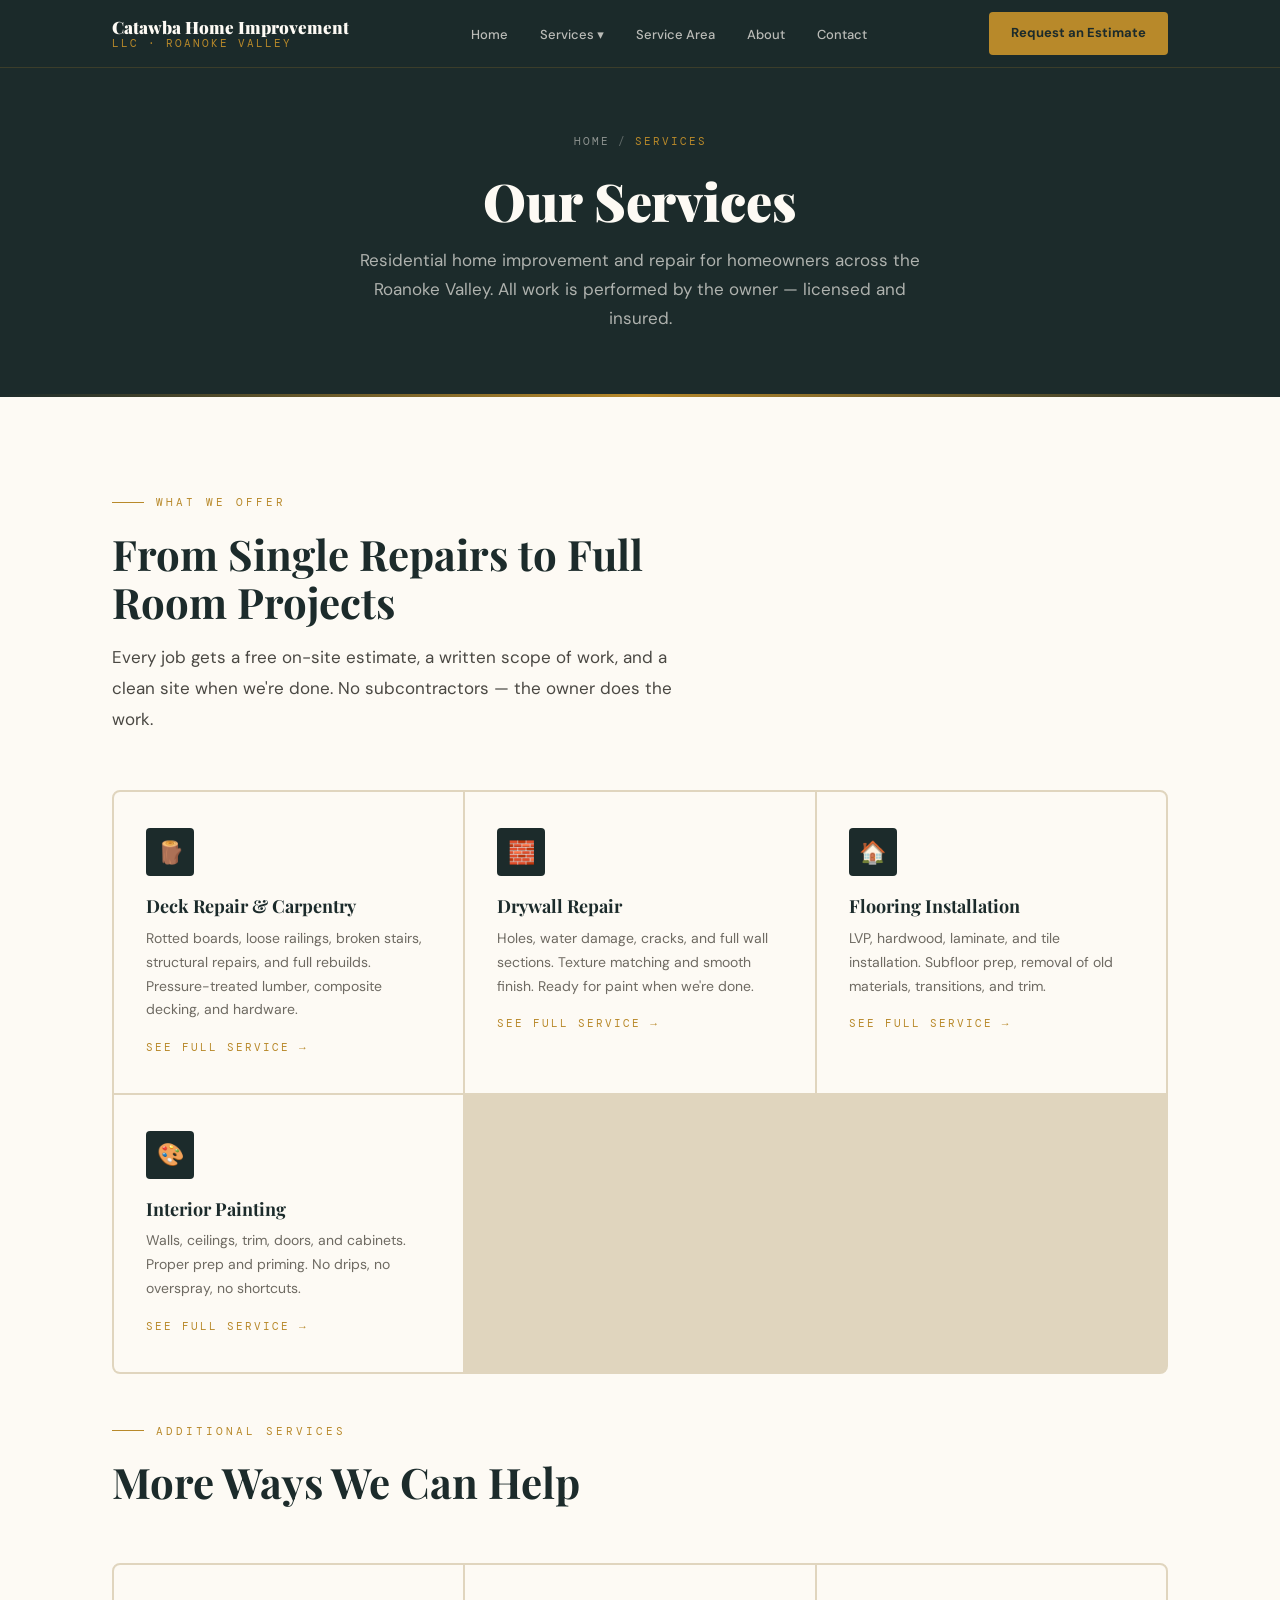
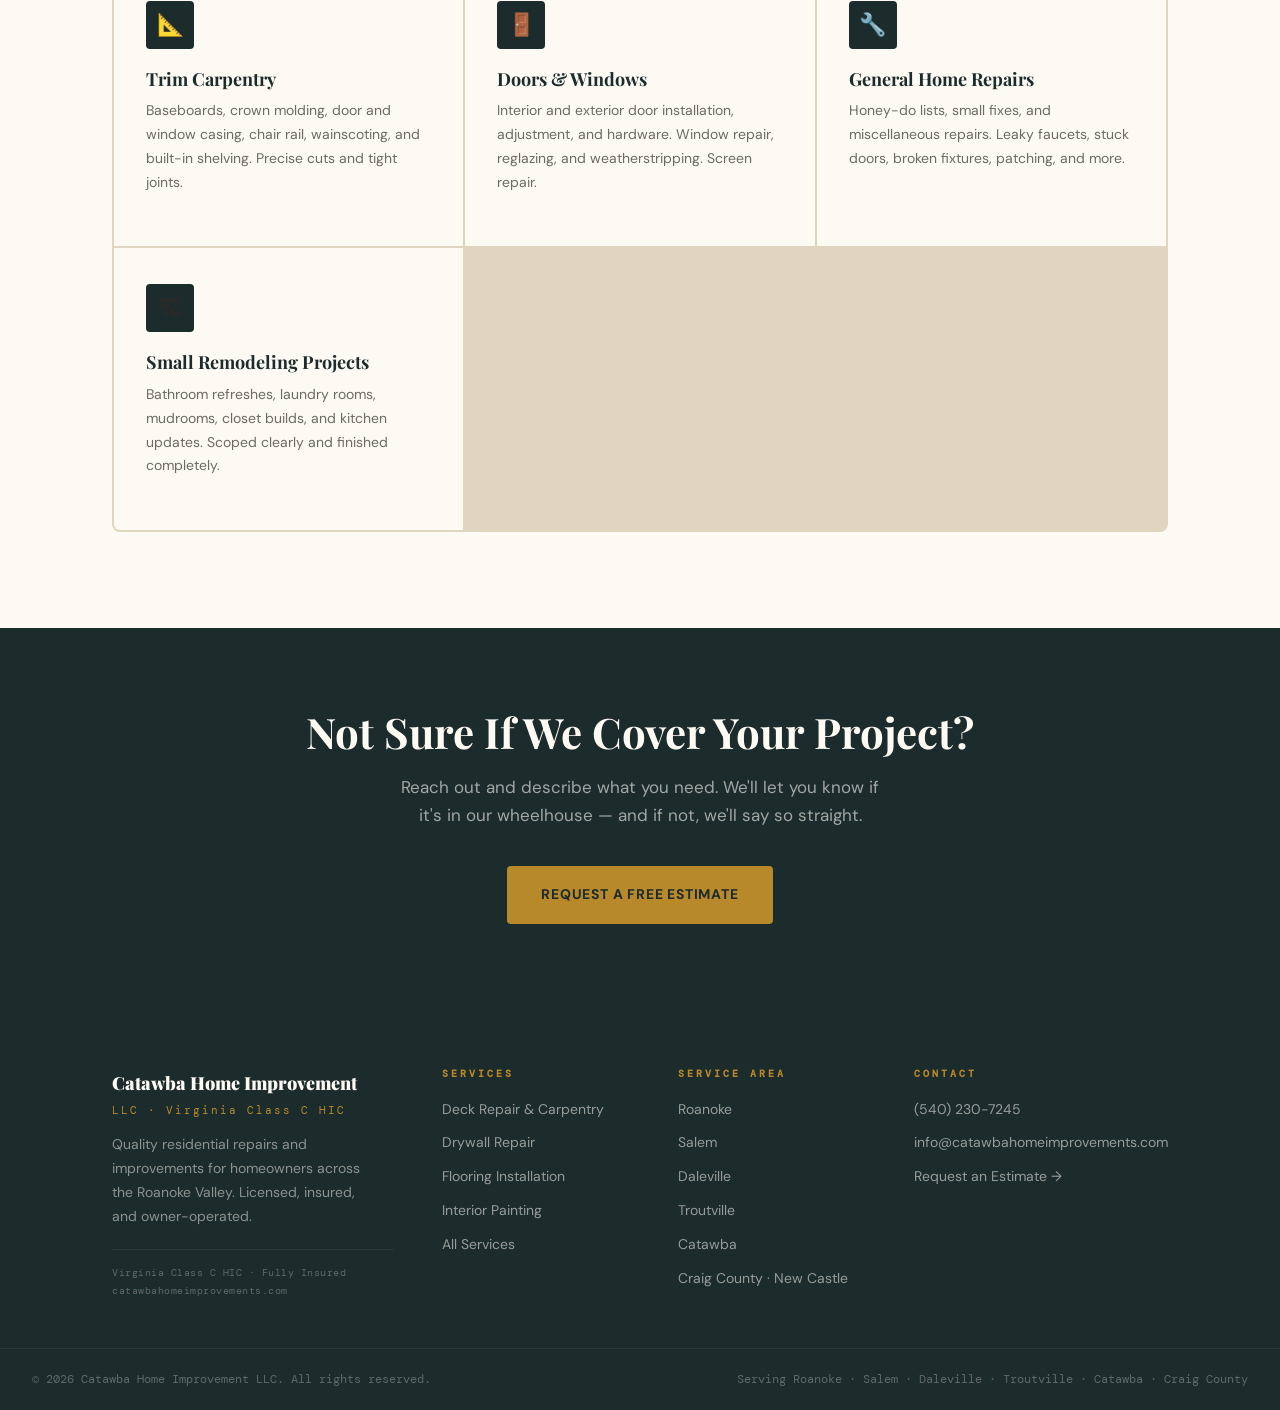
<file: catawba-site 3/pages/services/index.html>
<!DOCTYPE html>
<html lang="en">
<head>
  <meta charset="UTF-8">
  <meta name="viewport" content="width=device-width, initial-scale=1.0">
  <meta name="description" content="Residential home improvement services by Catawba Home Improvement LLC — deck repair, flooring, drywall, painting, trim, doors, and more across the Roanoke Valley.">
  <title>Services | Catawba Home Improvement LLC</title>
  <link rel="canonical" href="https://catawbahomeimprovements.com/pages/services/">
  <link rel="stylesheet" href="../../css/style.css">
</head>
<body>

<div id="nav-placeholder"></div>

<div class="page-hero">
  <div class="breadcrumb"><a href="../../index.html">Home</a> <span>/</span> Services</div>
  <h1>Our Services</h1>
  <p>Residential home improvement and repair for homeowners across the Roanoke Valley. All work is performed by the owner — licensed and insured.</p>
</div>

<section class="section">
  <div class="container">
    <div class="section-head" data-reveal>
      <div class="section-label">What We Offer</div>
      <h2>From Single Repairs to Full Room Projects</h2>
      <p>Every job gets a free on-site estimate, a written scope of work, and a clean site when we're done. No subcontractors — the owner does the work.</p>
    </div>

    <!-- Featured services with detail pages -->
    <div style="display:grid; grid-template-columns: repeat(auto-fill, minmax(300px, 1fr)); gap:2px; background:var(--linen-mid); border:2px solid var(--linen-mid); border-radius:8px; overflow:hidden; margin-bottom:48px;">

      <a href="deck-repair.html" class="service-card" data-reveal>
        <div class="service-card-icon">🪵</div>
        <h3>Deck Repair &amp; Carpentry</h3>
        <p>Rotted boards, loose railings, broken stairs, structural repairs, and full rebuilds. Pressure-treated lumber, composite decking, and hardware.</p>
        <div class="service-card-link">See Full Service →</div>
      </a>

      <a href="drywall.html" class="service-card" data-reveal>
        <div class="service-card-icon">🧱</div>
        <h3>Drywall Repair</h3>
        <p>Holes, water damage, cracks, and full wall sections. Texture matching and smooth finish. Ready for paint when we're done.</p>
        <div class="service-card-link">See Full Service →</div>
      </a>

      <a href="flooring.html" class="service-card" data-reveal>
        <div class="service-card-icon">🏠</div>
        <h3>Flooring Installation</h3>
        <p>LVP, hardwood, laminate, and tile installation. Subfloor prep, removal of old materials, transitions, and trim.</p>
        <div class="service-card-link">See Full Service →</div>
      </a>

      <a href="painting.html" class="service-card" data-reveal>
        <div class="service-card-icon">🎨</div>
        <h3>Interior Painting</h3>
        <p>Walls, ceilings, trim, doors, and cabinets. Proper prep and priming. No drips, no overspray, no shortcuts.</p>
        <div class="service-card-link">See Full Service →</div>
      </a>
    </div>

    <!-- Additional services (no individual pages yet) -->
    <div class="section-head" data-reveal>
      <div class="section-label">Additional Services</div>
      <h2>More Ways We Can Help</h2>
    </div>

    <div style="display:grid; grid-template-columns: repeat(auto-fill, minmax(300px, 1fr)); gap:2px; background:var(--linen-mid); border:2px solid var(--linen-mid); border-radius:8px; overflow:hidden;">
      <div class="service-card" data-reveal>
        <div class="service-card-icon">📐</div>
        <h3>Trim Carpentry</h3>
        <p>Baseboards, crown molding, door and window casing, chair rail, wainscoting, and built-in shelving. Precise cuts and tight joints.</p>
      </div>

      <div class="service-card" data-reveal>
        <div class="service-card-icon">🚪</div>
        <h3>Doors &amp; Windows</h3>
        <p>Interior and exterior door installation, adjustment, and hardware. Window repair, reglazing, and weatherstripping. Screen repair.</p>
      </div>

      <div class="service-card" data-reveal>
        <div class="service-card-icon">🔧</div>
        <h3>General Home Repairs</h3>
        <p>Honey-do lists, small fixes, and miscellaneous repairs. Leaky faucets, stuck doors, broken fixtures, patching, and more.</p>
      </div>

      <div class="service-card" data-reveal>
        <div class="service-card-icon">🏗</div>
        <h3>Small Remodeling Projects</h3>
        <p>Bathroom refreshes, laundry rooms, mudrooms, closet builds, and kitchen updates. Scoped clearly and finished completely.</p>
      </div>
    </div>
  </div>
</section>

<section class="cta-band">
  <div class="container" data-reveal>
    <h2>Not Sure If We Cover Your Project?</h2>
    <p>Reach out and describe what you need. We'll let you know if it's in our wheelhouse — and if not, we'll say so straight.</p>
    <a href="../contact.html" class="btn btn-primary">Request a Free Estimate</a>
  </div>
</section>

<div id="footer-placeholder"></div>
<script src="../../js/components.js"></script>
<script src="../../js/main.js"></script>
</body>
</html>
</file>
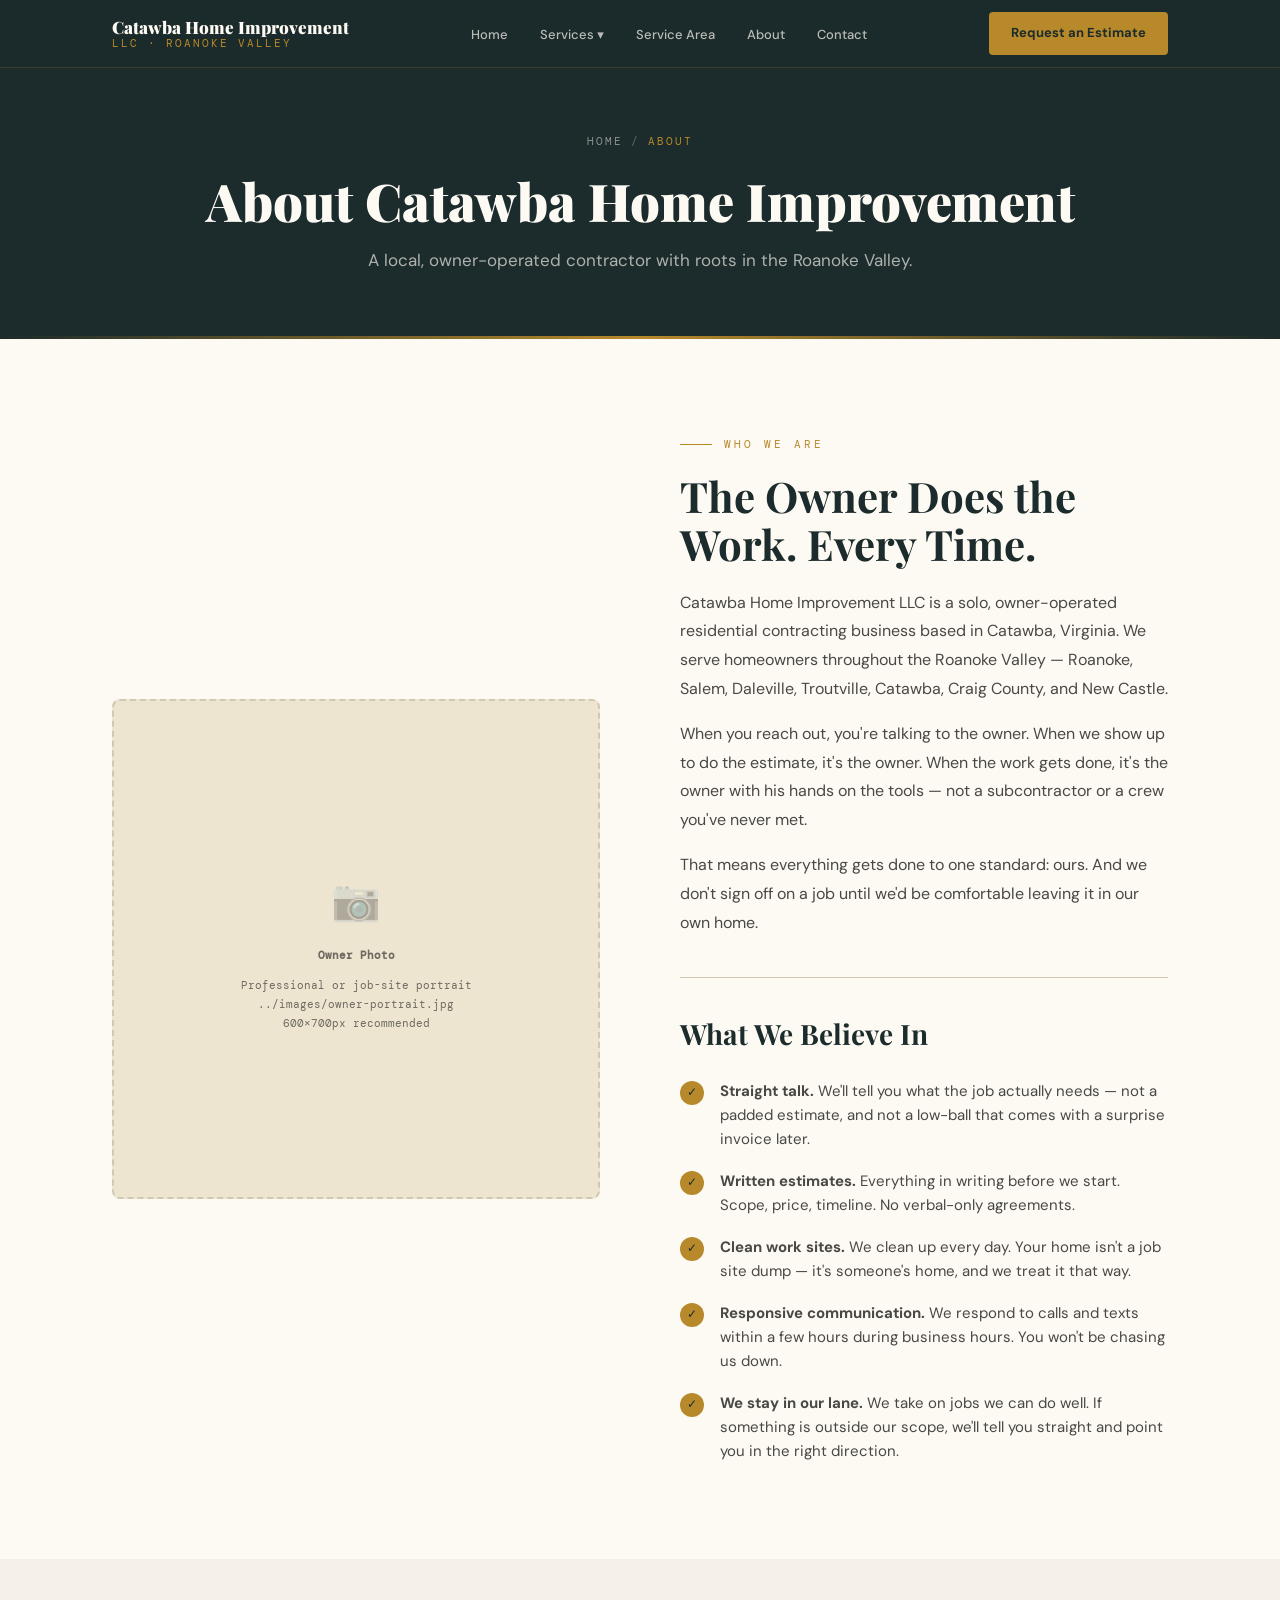
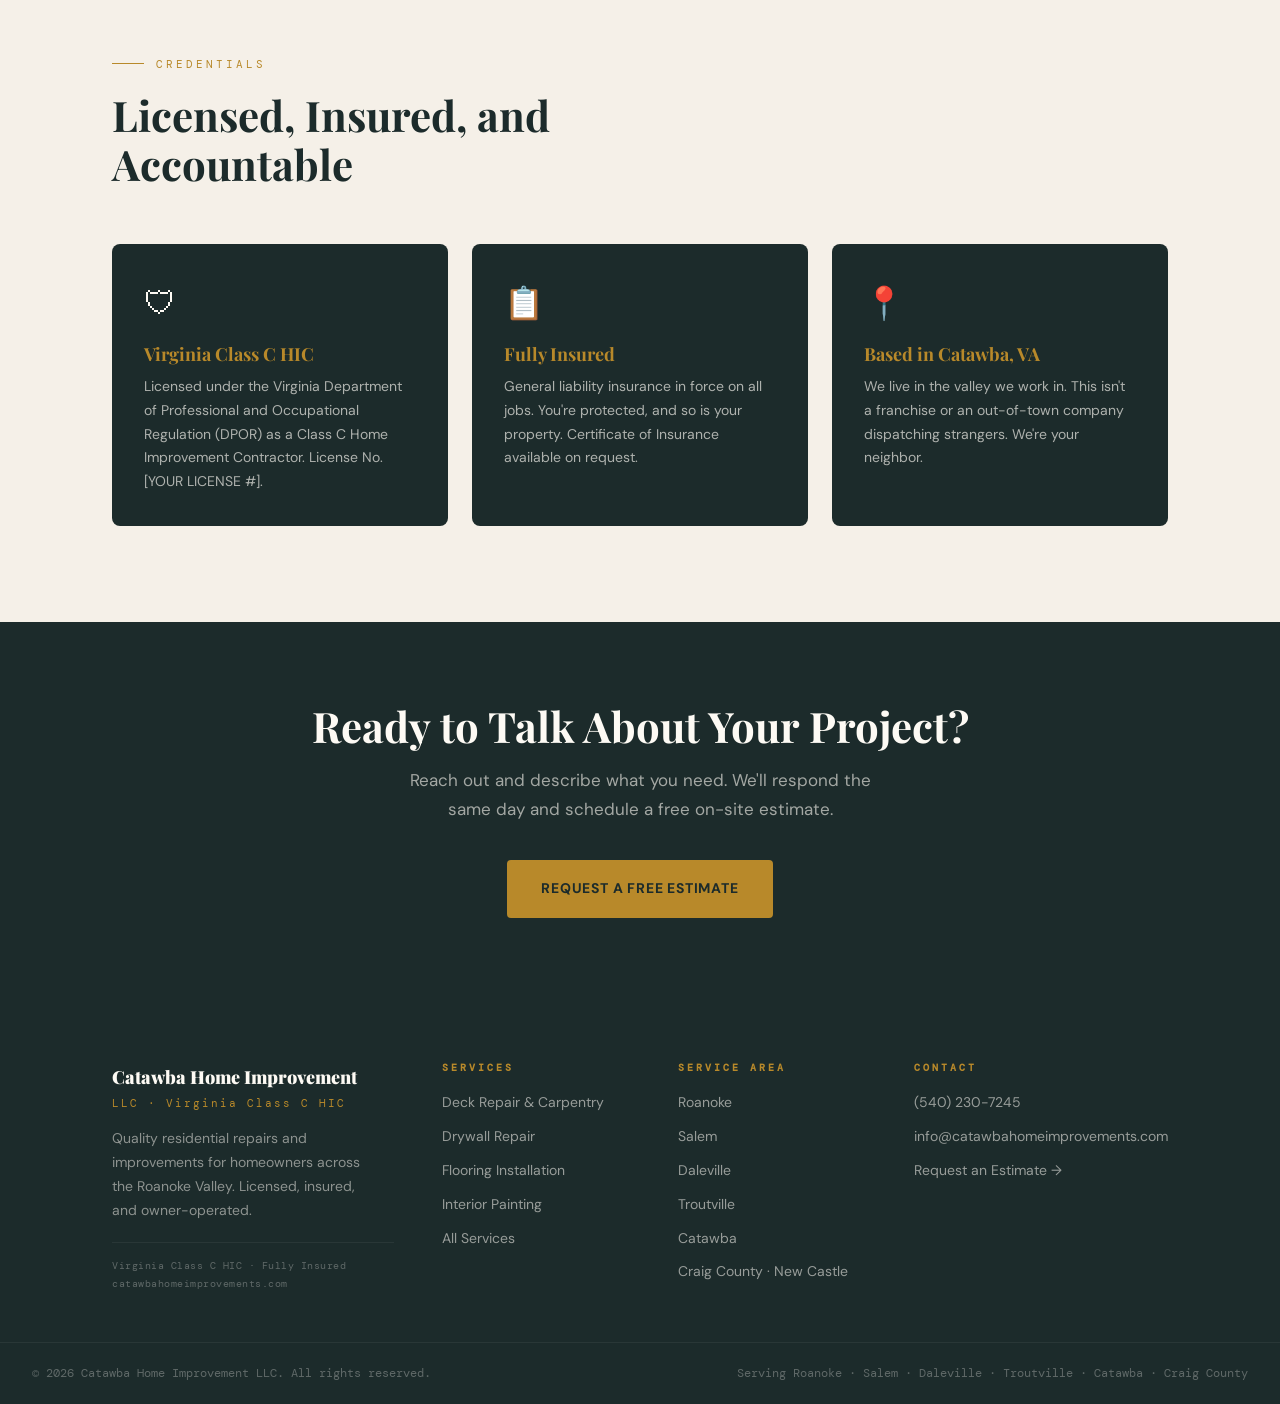
<file: catawba-site 3/pages/about.html>
<!DOCTYPE html>
<html lang="en">
<head>
  <meta charset="UTF-8">
  <meta name="viewport" content="width=device-width, initial-scale=1.0">
  <meta name="description" content="About Catawba Home Improvement LLC — owner-operated residential contractor serving the Roanoke Valley. Virginia Class C HIC licensed and fully insured.">
  <title>About | Catawba Home Improvement LLC · Roanoke Valley</title>
  <link rel="canonical" href="https://catawbahomeimprovements.com/pages/about.html">
  <link rel="stylesheet" href="../css/style.css">
</head>
<body>

<div id="nav-placeholder"></div>

<div class="page-hero">
  <div class="breadcrumb"><a href="../index.html">Home</a> <span>/</span> About</div>
  <h1>About Catawba Home Improvement</h1>
  <p>A local, owner-operated contractor with roots in the Roanoke Valley.</p>
</div>

<section class="section">
  <div class="container">
    <div class="about-grid">

      <div data-reveal>
        <!-- Replace with real owner photo. File: ../images/owner-portrait.jpg -->
        <div class="img-placeholder" style="height:500px;">
          <span style="font-size:40px; opacity:0.3;">📷</span>
          <strong>Owner Photo</strong>
          <span>Professional or job-site portrait<br>../images/owner-portrait.jpg<br>600×700px recommended</span>
        </div>
      </div>

      <div class="about-body" data-reveal>
        <div class="section-label">Who We Are</div>
        <h2>The Owner Does the Work. Every Time.</h2>
        <p>Catawba Home Improvement LLC is a solo, owner-operated residential contracting business based in Catawba, Virginia. We serve homeowners throughout the Roanoke Valley — Roanoke, Salem, Daleville, Troutville, Catawba, Craig County, and New Castle.</p>
        <p>When you reach out, you're talking to the owner. When we show up to do the estimate, it's the owner. When the work gets done, it's the owner with his hands on the tools — not a subcontractor or a crew you've never met.</p>
        <p>That means everything gets done to one standard: ours. And we don't sign off on a job until we'd be comfortable leaving it in our own home.</p>

        <hr class="divider">

        <h3 style="margin-bottom:16px;">What We Believe In</h3>
        <div class="about-points">
          <div class="about-point">
            <div class="about-point-check">✓</div>
            <p><strong>Straight talk.</strong> We'll tell you what the job actually needs — not a padded estimate, and not a low-ball that comes with a surprise invoice later.</p>
          </div>
          <div class="about-point">
            <div class="about-point-check">✓</div>
            <p><strong>Written estimates.</strong> Everything in writing before we start. Scope, price, timeline. No verbal-only agreements.</p>
          </div>
          <div class="about-point">
            <div class="about-point-check">✓</div>
            <p><strong>Clean work sites.</strong> We clean up every day. Your home isn't a job site dump — it's someone's home, and we treat it that way.</p>
          </div>
          <div class="about-point">
            <div class="about-point-check">✓</div>
            <p><strong>Responsive communication.</strong> We respond to calls and texts within a few hours during business hours. You won't be chasing us down.</p>
          </div>
          <div class="about-point">
            <div class="about-point-check">✓</div>
            <p><strong>We stay in our lane.</strong> We take on jobs we can do well. If something is outside our scope, we'll tell you straight and point you in the right direction.</p>
          </div>
        </div>
      </div>

    </div>
  </div>
</section>

<section class="section bg-linen">
  <div class="container">
    <div class="section-head" data-reveal>
      <div class="section-label">Credentials</div>
      <h2>Licensed, Insured, and Accountable</h2>
    </div>

    <div style="display:grid; grid-template-columns:repeat(auto-fill,minmax(260px,1fr)); gap:24px;" data-reveal>
      <div style="background:var(--slate); border-radius:8px; padding:32px; color:var(--white);">
        <div style="font-size:32px; margin-bottom:14px;">🛡</div>
        <h4 style="color:var(--brass); margin-bottom:10px;">Virginia Class C HIC</h4>
        <p style="font-size:14px; color:rgba(253,250,244,0.65); margin:0;">Licensed under the Virginia Department of Professional and Occupational Regulation (DPOR) as a Class C Home Improvement Contractor. License No. [YOUR LICENSE #].</p>
      </div>
      <div style="background:var(--slate); border-radius:8px; padding:32px; color:var(--white);">
        <div style="font-size:32px; margin-bottom:14px;">📋</div>
        <h4 style="color:var(--brass); margin-bottom:10px;">Fully Insured</h4>
        <p style="font-size:14px; color:rgba(253,250,244,0.65); margin:0;">General liability insurance in force on all jobs. You're protected, and so is your property. Certificate of Insurance available on request.</p>
      </div>
      <div style="background:var(--slate); border-radius:8px; padding:32px; color:var(--white);">
        <div style="font-size:32px; margin-bottom:14px;">📍</div>
        <h4 style="color:var(--brass); margin-bottom:10px;">Based in Catawba, VA</h4>
        <p style="font-size:14px; color:rgba(253,250,244,0.65); margin:0;">We live in the valley we work in. This isn't a franchise or an out-of-town company dispatching strangers. We're your neighbor.</p>
      </div>
    </div>
  </div>
</section>

<section class="cta-band">
  <div class="container" data-reveal>
    <h2>Ready to Talk About Your Project?</h2>
    <p>Reach out and describe what you need. We'll respond the same day and schedule a free on-site estimate.</p>
    <a href="contact.html" class="btn btn-primary">Request a Free Estimate</a>
  </div>
</section>

<div id="footer-placeholder"></div>
<script src="../js/components.js"></script>
<script src="../js/main.js"></script>
</body>
</html>
</file>
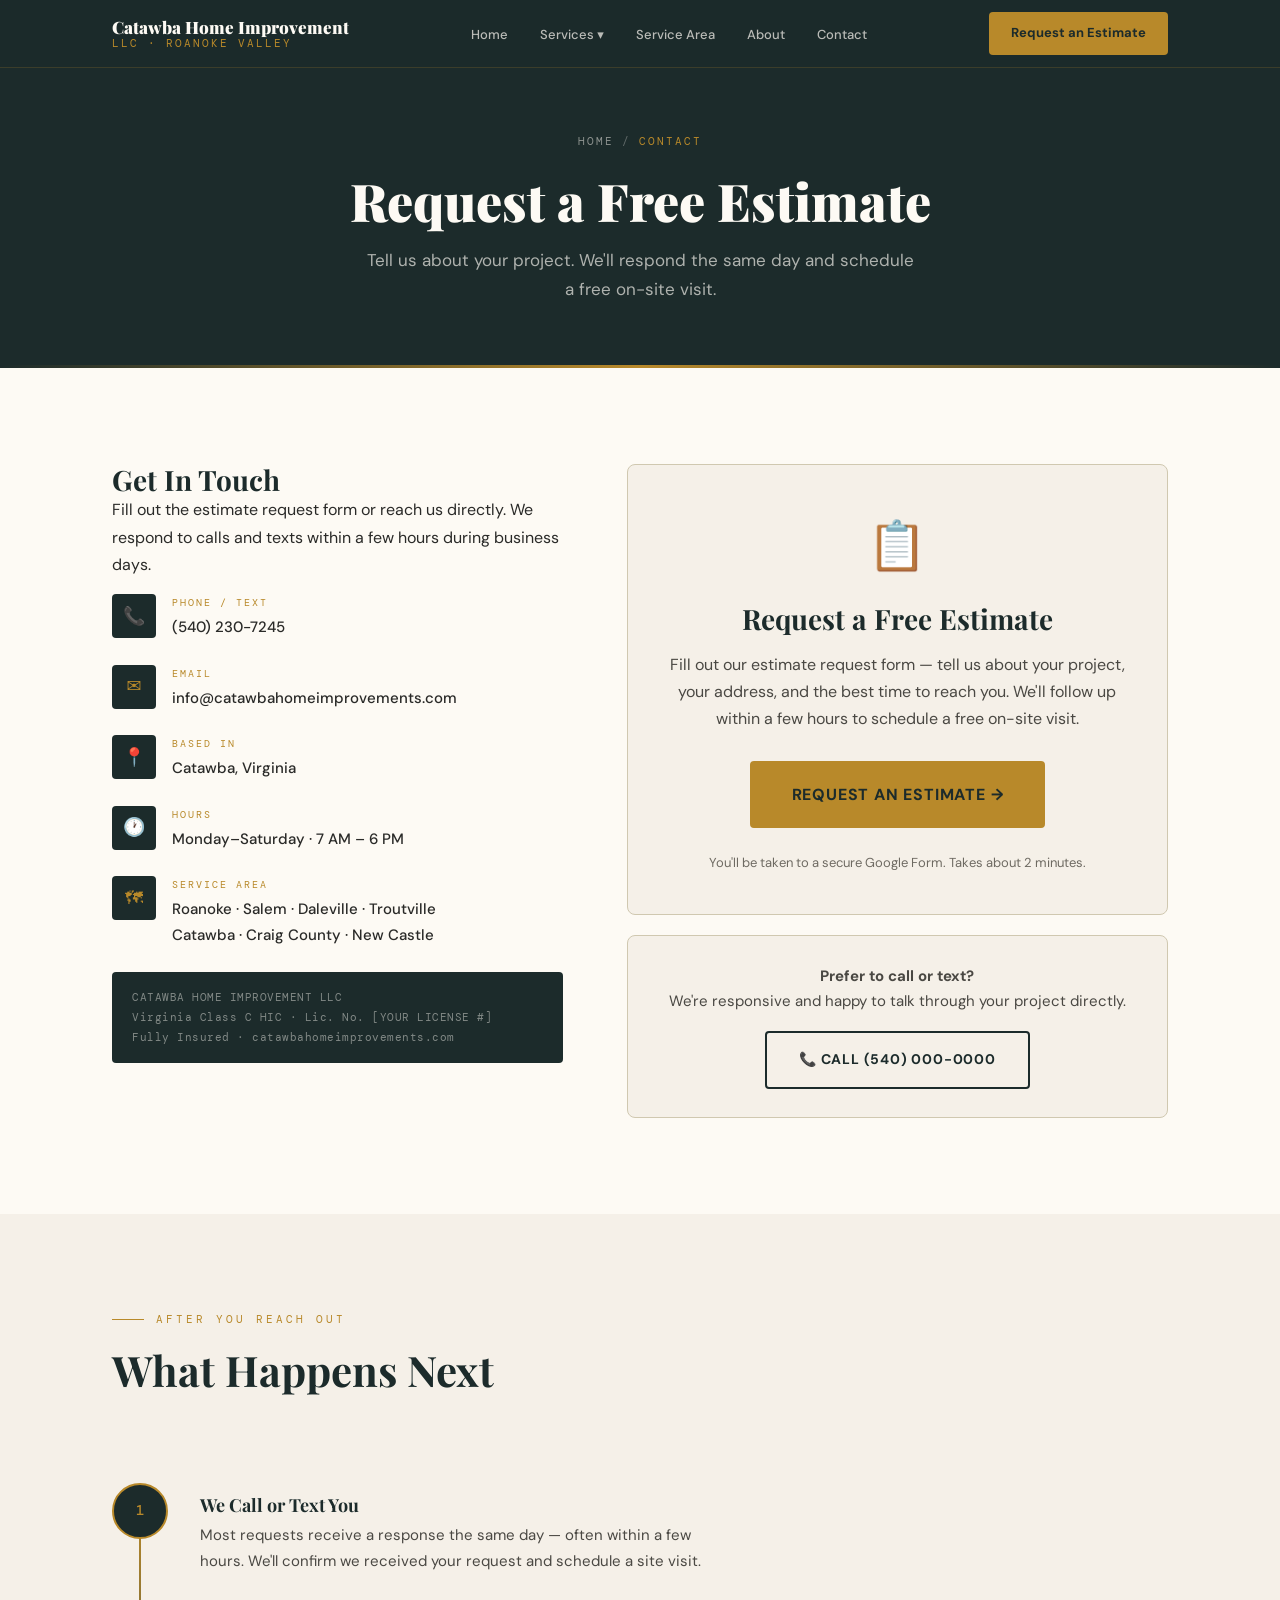
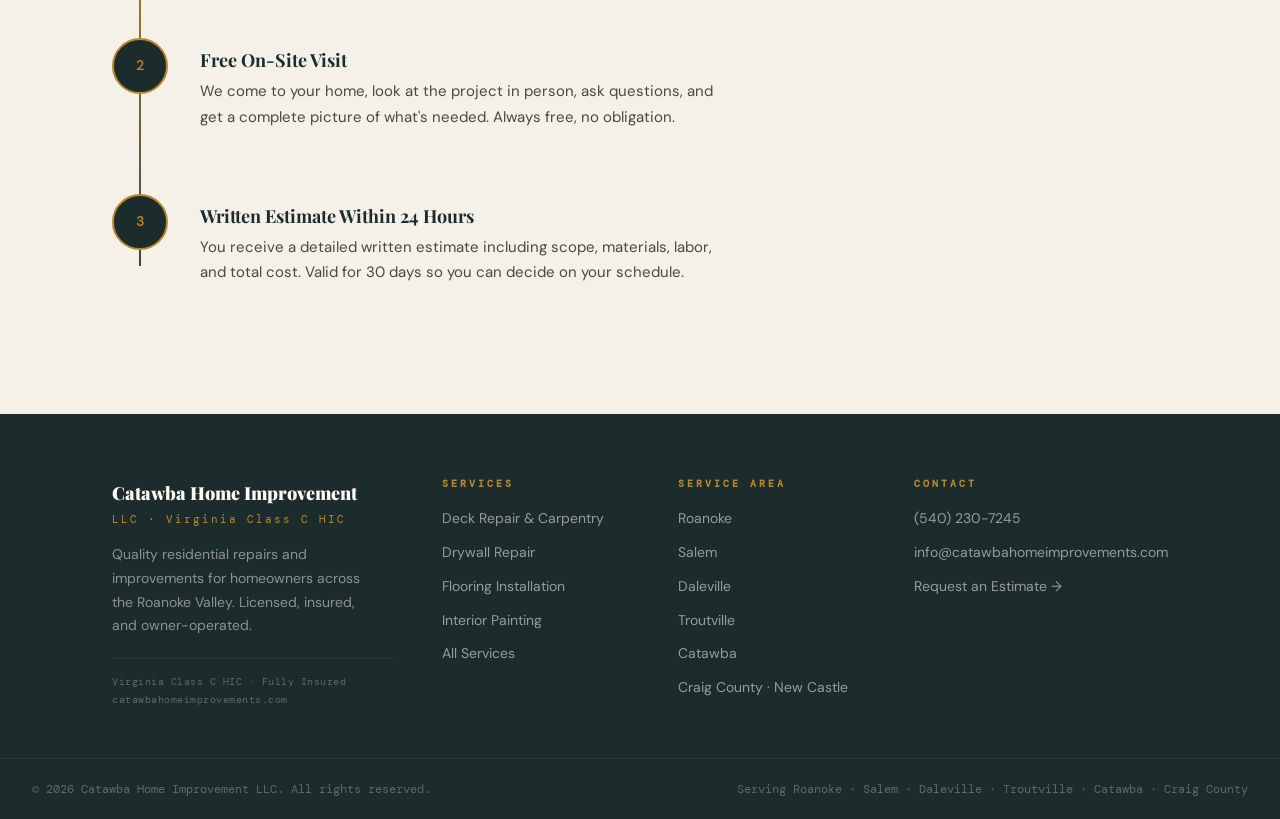
<file: catawba-site 3/pages/contact.html>
<!DOCTYPE html>
<html lang="en">
<head>
  <meta charset="UTF-8">
  <meta name="viewport" content="width=device-width, initial-scale=1.0">
  <meta name="description" content="Request a free estimate from Catawba Home Improvement LLC. Serving Roanoke, Salem, Daleville, Catawba, and the Roanoke Valley. Call, text, or fill out the form.">
  <title>Contact &amp; Estimate Request | Catawba Home Improvement LLC</title>
  <link rel="canonical" href="https://catawbahomeimprovements.com/pages/contact.html">
  <link rel="stylesheet" href="../css/style.css">
</head>
<body>

<div id="nav-placeholder"></div>

<div class="page-hero">
  <div class="breadcrumb"><a href="../index.html">Home</a> <span>/</span> Contact</div>
  <h1>Request a Free Estimate</h1>
  <p>Tell us about your project. We'll respond the same day and schedule a free on-site visit.</p>
</div>

<section class="section">
  <div class="container">
    <div class="contact-grid">

      <!-- Left: contact info -->
      <div data-reveal>
        <h3>Get In Touch</h3>
        <p>Fill out the estimate request form or reach us directly. We respond to calls and texts within a few hours during business days.</p>

        <div class="contact-detail">
          <div class="contact-icon">📞</div>
          <div>
            <div class="contact-label">Phone / Text</div>
            <div class="contact-value">(540) 230-7245</div>
          </div>
        </div>

        <div class="contact-detail">
          <div class="contact-icon">✉</div>
          <div>
            <div class="contact-label">Email</div>
            <div class="contact-value">info@catawbahomeimprovements.com</div>
          </div>
        </div>

        <div class="contact-detail">
          <div class="contact-icon">📍</div>
          <div>
            <div class="contact-label">Based In</div>
            <div class="contact-value">Catawba, Virginia</div>
          </div>
        </div>

        <div class="contact-detail">
          <div class="contact-icon">🕐</div>
          <div>
            <div class="contact-label">Hours</div>
            <div class="contact-value">Monday–Saturday · 7 AM – 6 PM</div>
          </div>
        </div>

        <div class="contact-detail">
          <div class="contact-icon">🗺</div>
          <div>
            <div class="contact-label">Service Area</div>
            <div class="contact-value">Roanoke · Salem · Daleville · Troutville<br>Catawba · Craig County · New Castle</div>
          </div>
        </div>

        <div class="license-note">
          CATAWBA HOME IMPROVEMENT LLC<br>
          Virginia Class C HIC · Lic. No. [YOUR LICENSE #]<br>
          Fully Insured · catawbahomeimprovements.com
        </div>
      </div>

      <!-- Right: estimate CTA + Google Form button -->
      <div data-reveal>
        <div class="contact-cta-box">
          <div style="font-size:48px; margin-bottom:16px;">📋</div>
          <h3>Request a Free Estimate</h3>
          <p>Fill out our estimate request form — tell us about your project, your address, and the best time to reach you. We'll follow up within a few hours to schedule a free on-site visit.</p>

          <a
            href="https://forms.gle/R6o83qJRbmgCuTkU9"
            target="_blank"
            rel="noopener"
            class="btn btn-primary"
            style="font-size:16px; padding:18px 40px; margin-bottom:16px; display:inline-flex;"
          >
            Request an Estimate →
          </a>

          <p style="font-size:13px; color:var(--text-light); margin-top:8px; margin-bottom:0;">
            You'll be taken to a secure Google Form. Takes about 2 minutes.
          </p>
        </div>

        <!-- Alternate contact -->
        <div style="background:var(--linen); border:1px solid var(--border); border-radius:8px; padding:28px; margin-top:20px; text-align:center;">
          <p style="font-size:15px; color:var(--text-mid); margin-bottom:16px;"><strong>Prefer to call or text?</strong><br>We're responsive and happy to talk through your project directly.</p>
          <a href="tel:+15400000000" class="btn btn-outline-dark" style="display:inline-flex;">📞 Call (540) 000-0000</a>
        </div>
      </div>

    </div>
  </div>
</section>

<!-- What to expect -->
<section class="section bg-linen">
  <div class="container">
    <div class="section-head" data-reveal>
      <div class="section-label">After You Reach Out</div>
      <h2>What Happens Next</h2>
    </div>
    <div style="max-width:700px;">
      <div class="process-steps">
        <div class="process-step" data-reveal>
          <div class="step-num">1</div>
          <div class="step-body">
            <h4>We Call or Text You</h4>
            <p>Most requests receive a response the same day — often within a few hours. We'll confirm we received your request and schedule a site visit.</p>
          </div>
        </div>
        <div class="process-step" data-reveal>
          <div class="step-num">2</div>
          <div class="step-body">
            <h4>Free On-Site Visit</h4>
            <p>We come to your home, look at the project in person, ask questions, and get a complete picture of what's needed. Always free, no obligation.</p>
          </div>
        </div>
        <div class="process-step" data-reveal>
          <div class="step-num">3</div>
          <div class="step-body">
            <h4>Written Estimate Within 24 Hours</h4>
            <p>You receive a detailed written estimate including scope, materials, labor, and total cost. Valid for 30 days so you can decide on your schedule.</p>
          </div>
        </div>
      </div>
    </div>
  </div>
</section>

<div id="footer-placeholder"></div>
<script src="../js/components.js"></script>
<script src="../js/main.js"></script>
</body>
</html>
</file>
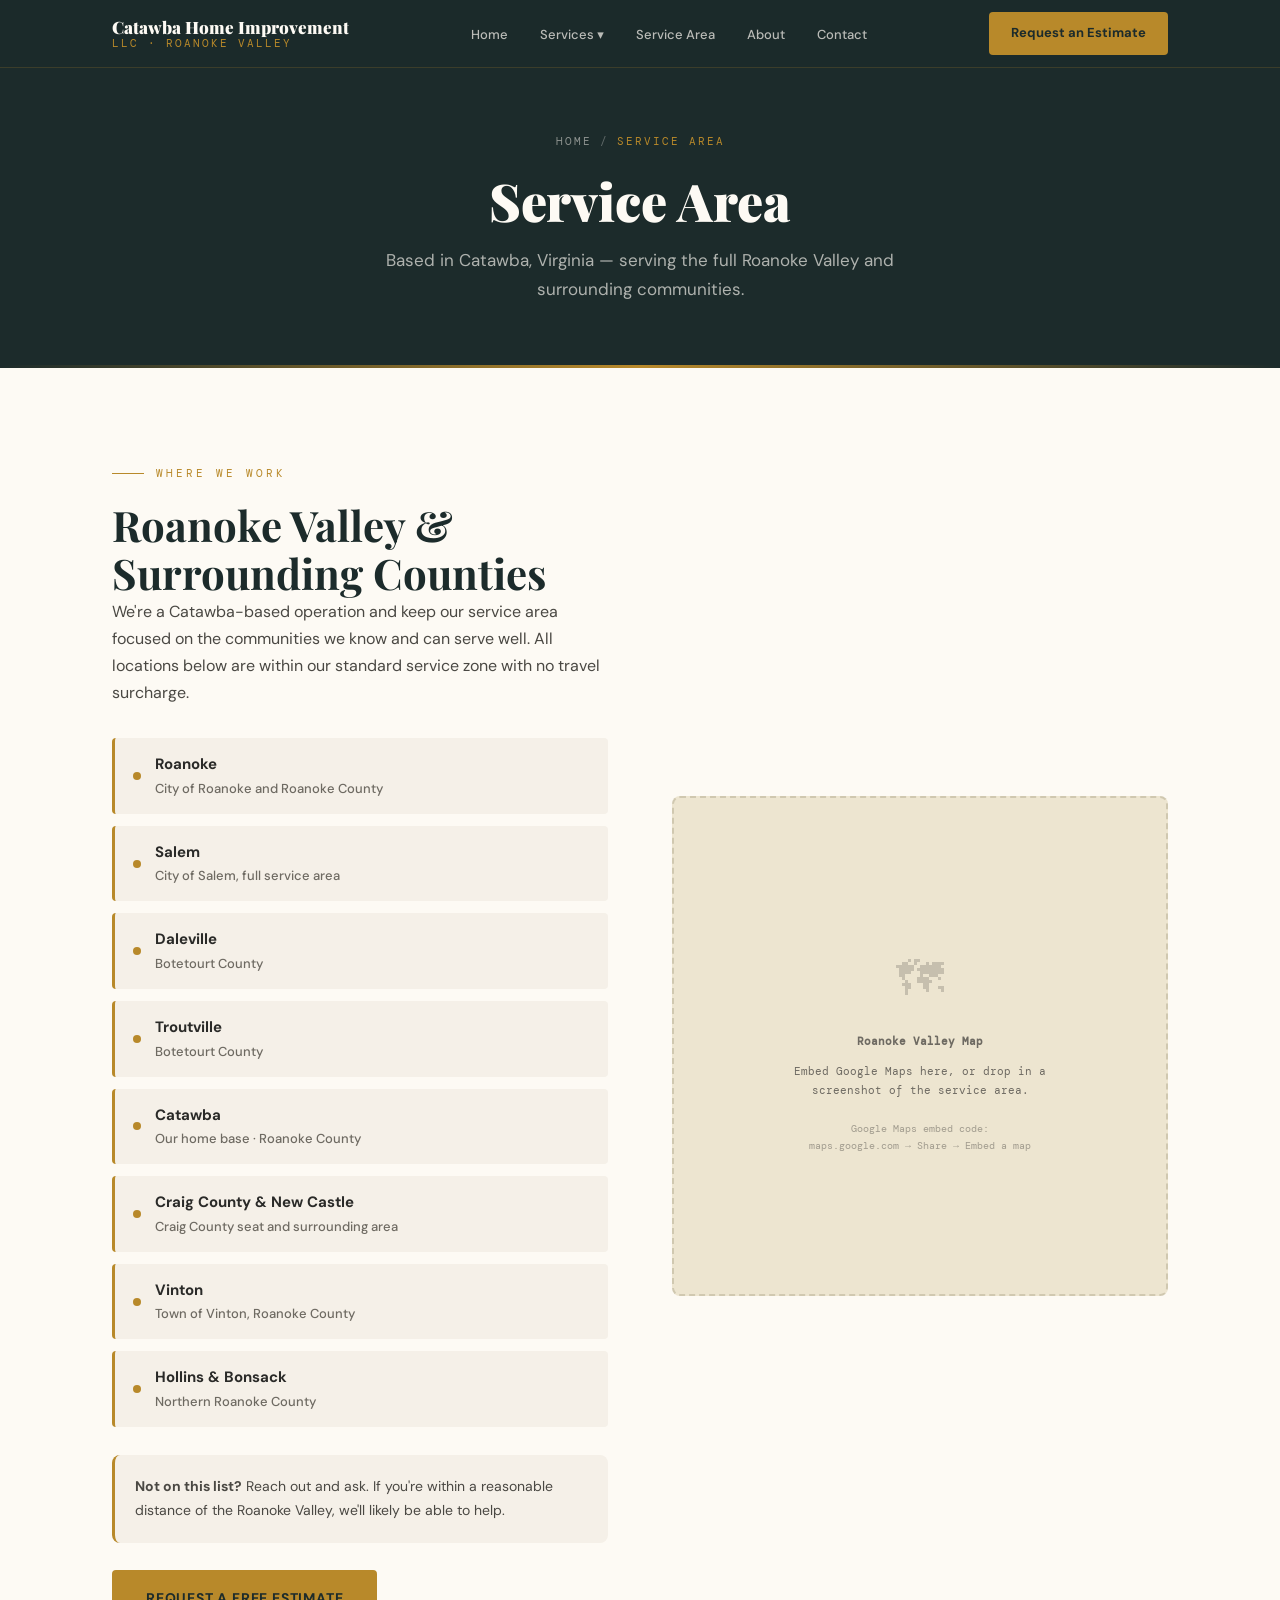
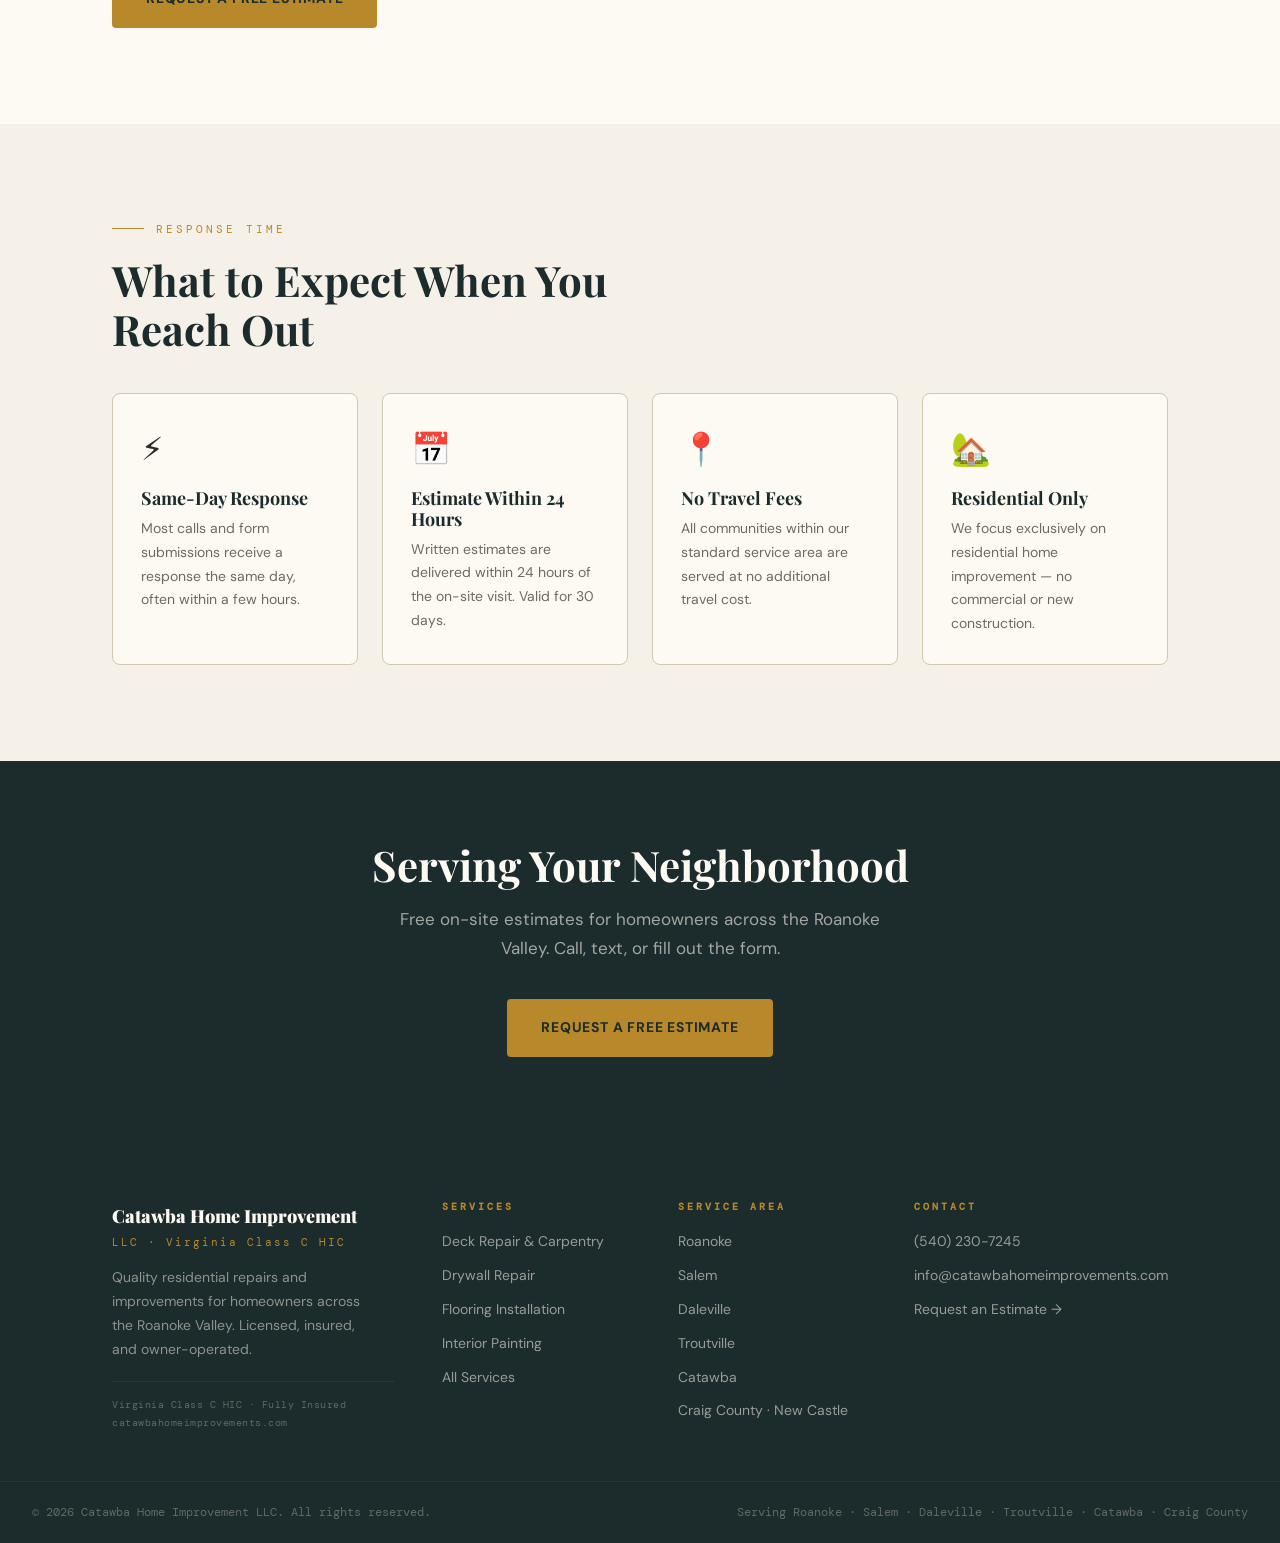
<file: catawba-site 3/pages/service-area.html>
<!DOCTYPE html>
<html lang="en">
<head>
  <meta charset="UTF-8">
  <meta name="viewport" content="width=device-width, initial-scale=1.0">
  <meta name="description" content="Catawba Home Improvement LLC serves Roanoke, Salem, Daleville, Troutville, Catawba, Craig County, New Castle, and the surrounding Roanoke Valley area.">
  <title>Service Area | Catawba Home Improvement LLC · Roanoke Valley</title>
  <link rel="canonical" href="https://catawbahomeimprovements.com/pages/service-area.html">
  <link rel="stylesheet" href="../css/style.css">
</head>
<body>

<div id="nav-placeholder"></div>

<div class="page-hero">
  <div class="breadcrumb"><a href="../index.html">Home</a> <span>/</span> Service Area</div>
  <h1>Service Area</h1>
  <p>Based in Catawba, Virginia — serving the full Roanoke Valley and surrounding communities.</p>
</div>

<section class="section">
  <div class="container">
    <div class="area-grid">

      <div data-reveal>
        <div class="section-label">Where We Work</div>
        <h2>Roanoke Valley &amp; Surrounding Counties</h2>
        <p style="color:var(--text-mid); font-size:16px; margin-bottom:32px;">We're a Catawba-based operation and keep our service area focused on the communities we know and can serve well. All locations below are within our standard service zone with no travel surcharge.</p>

        <div class="city-list">
          <div class="city-item">
            <div class="city-dot"></div>
            <div>
              <strong>Roanoke</strong>
              <span style="color:var(--text-light); font-size:13px; display:block;">City of Roanoke and Roanoke County</span>
            </div>
          </div>
          <div class="city-item">
            <div class="city-dot"></div>
            <div>
              <strong>Salem</strong>
              <span style="color:var(--text-light); font-size:13px; display:block;">City of Salem, full service area</span>
            </div>
          </div>
          <div class="city-item">
            <div class="city-dot"></div>
            <div>
              <strong>Daleville</strong>
              <span style="color:var(--text-light); font-size:13px; display:block;">Botetourt County</span>
            </div>
          </div>
          <div class="city-item">
            <div class="city-dot"></div>
            <div>
              <strong>Troutville</strong>
              <span style="color:var(--text-light); font-size:13px; display:block;">Botetourt County</span>
            </div>
          </div>
          <div class="city-item">
            <div class="city-dot"></div>
            <div>
              <strong>Catawba</strong>
              <span style="color:var(--text-light); font-size:13px; display:block;">Our home base · Roanoke County</span>
            </div>
          </div>
          <div class="city-item">
            <div class="city-dot"></div>
            <div>
              <strong>Craig County &amp; New Castle</strong>
              <span style="color:var(--text-light); font-size:13px; display:block;">Craig County seat and surrounding area</span>
            </div>
          </div>
          <div class="city-item">
            <div class="city-dot"></div>
            <div>
              <strong>Vinton</strong>
              <span style="color:var(--text-light); font-size:13px; display:block;">Town of Vinton, Roanoke County</span>
            </div>
          </div>
          <div class="city-item">
            <div class="city-dot"></div>
            <div>
              <strong>Hollins &amp; Bonsack</strong>
              <span style="color:var(--text-light); font-size:13px; display:block;">Northern Roanoke County</span>
            </div>
          </div>
        </div>

        <div style="margin-top:28px; padding:20px; background:var(--linen); border-radius:8px; border-left:3px solid var(--brass);">
          <p style="font-size:14px; color:var(--text-mid); margin:0;"><strong>Not on this list?</strong> Reach out and ask. If you're within a reasonable distance of the Roanoke Valley, we'll likely be able to help.</p>
        </div>

        <br>
        <a href="contact.html" class="btn btn-primary">Request a Free Estimate</a>
      </div>

      <div data-reveal>
        <!-- Replace with Google Maps embed or screenshot -->
        <div class="img-placeholder" style="height:500px;">
          <span style="font-size:48px; opacity:0.3;">🗺</span>
          <strong>Roanoke Valley Map</strong>
          <span>Embed Google Maps here, or drop in a<br>screenshot of the service area.</span>
          <span style="font-size:10px; margin-top:8px; opacity:0.6;">Google Maps embed code:<br>maps.google.com → Share → Embed a map</span>
        </div>
      </div>

    </div>
  </div>
</section>

<section class="section bg-linen">
  <div class="container">
    <div class="section-head" style="margin-bottom:40px;" data-reveal>
      <div class="section-label">Response Time</div>
      <h2>What to Expect When You Reach Out</h2>
    </div>
    <div style="display:grid; grid-template-columns:repeat(auto-fill, minmax(240px, 1fr)); gap:24px;">
      <div style="background:var(--white); border:1px solid var(--border); border-radius:8px; padding:28px;" data-reveal>
        <div style="font-size:32px; margin-bottom:12px;">⚡</div>
        <h4 style="margin-bottom:8px;">Same-Day Response</h4>
        <p style="font-size:14px; color:var(--text-light);">Most calls and form submissions receive a response the same day, often within a few hours.</p>
      </div>
      <div style="background:var(--white); border:1px solid var(--border); border-radius:8px; padding:28px;" data-reveal>
        <div style="font-size:32px; margin-bottom:12px;">📅</div>
        <h4 style="margin-bottom:8px;">Estimate Within 24 Hours</h4>
        <p style="font-size:14px; color:var(--text-light);">Written estimates are delivered within 24 hours of the on-site visit. Valid for 30 days.</p>
      </div>
      <div style="background:var(--white); border:1px solid var(--border); border-radius:8px; padding:28px;" data-reveal>
        <div style="font-size:32px; margin-bottom:12px;">📍</div>
        <h4 style="margin-bottom:8px;">No Travel Fees</h4>
        <p style="font-size:14px; color:var(--text-light);">All communities within our standard service area are served at no additional travel cost.</p>
      </div>
      <div style="background:var(--white); border:1px solid var(--border); border-radius:8px; padding:28px;" data-reveal>
        <div style="font-size:32px; margin-bottom:12px;">🏡</div>
        <h4 style="margin-bottom:8px;">Residential Only</h4>
        <p style="font-size:14px; color:var(--text-light);">We focus exclusively on residential home improvement — no commercial or new construction.</p>
      </div>
    </div>
  </div>
</section>

<section class="cta-band">
  <div class="container" data-reveal>
    <h2>Serving Your Neighborhood</h2>
    <p>Free on-site estimates for homeowners across the Roanoke Valley. Call, text, or fill out the form.</p>
    <a href="contact.html" class="btn btn-primary">Request a Free Estimate</a>
  </div>
</section>

<div id="footer-placeholder"></div>
<script src="../js/components.js"></script>
<script src="../js/main.js"></script>
</body>
</html>
</file>
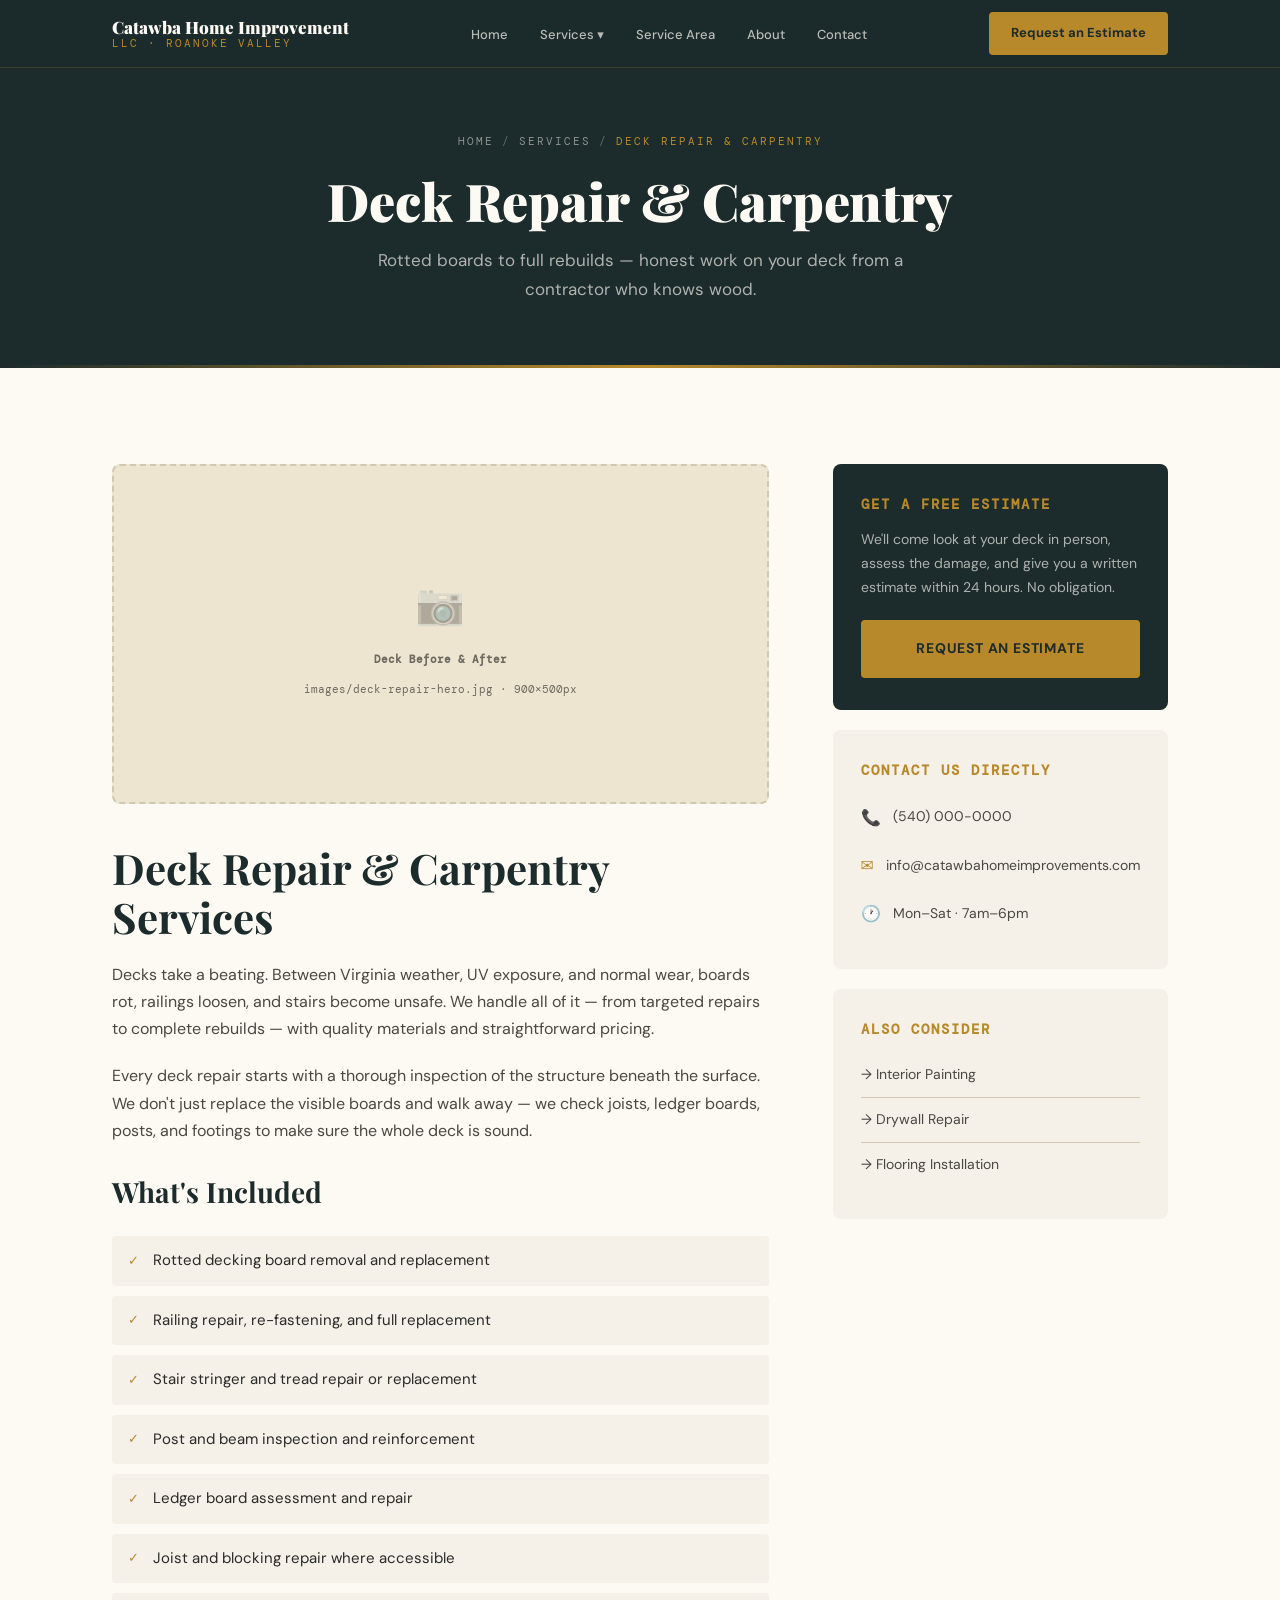
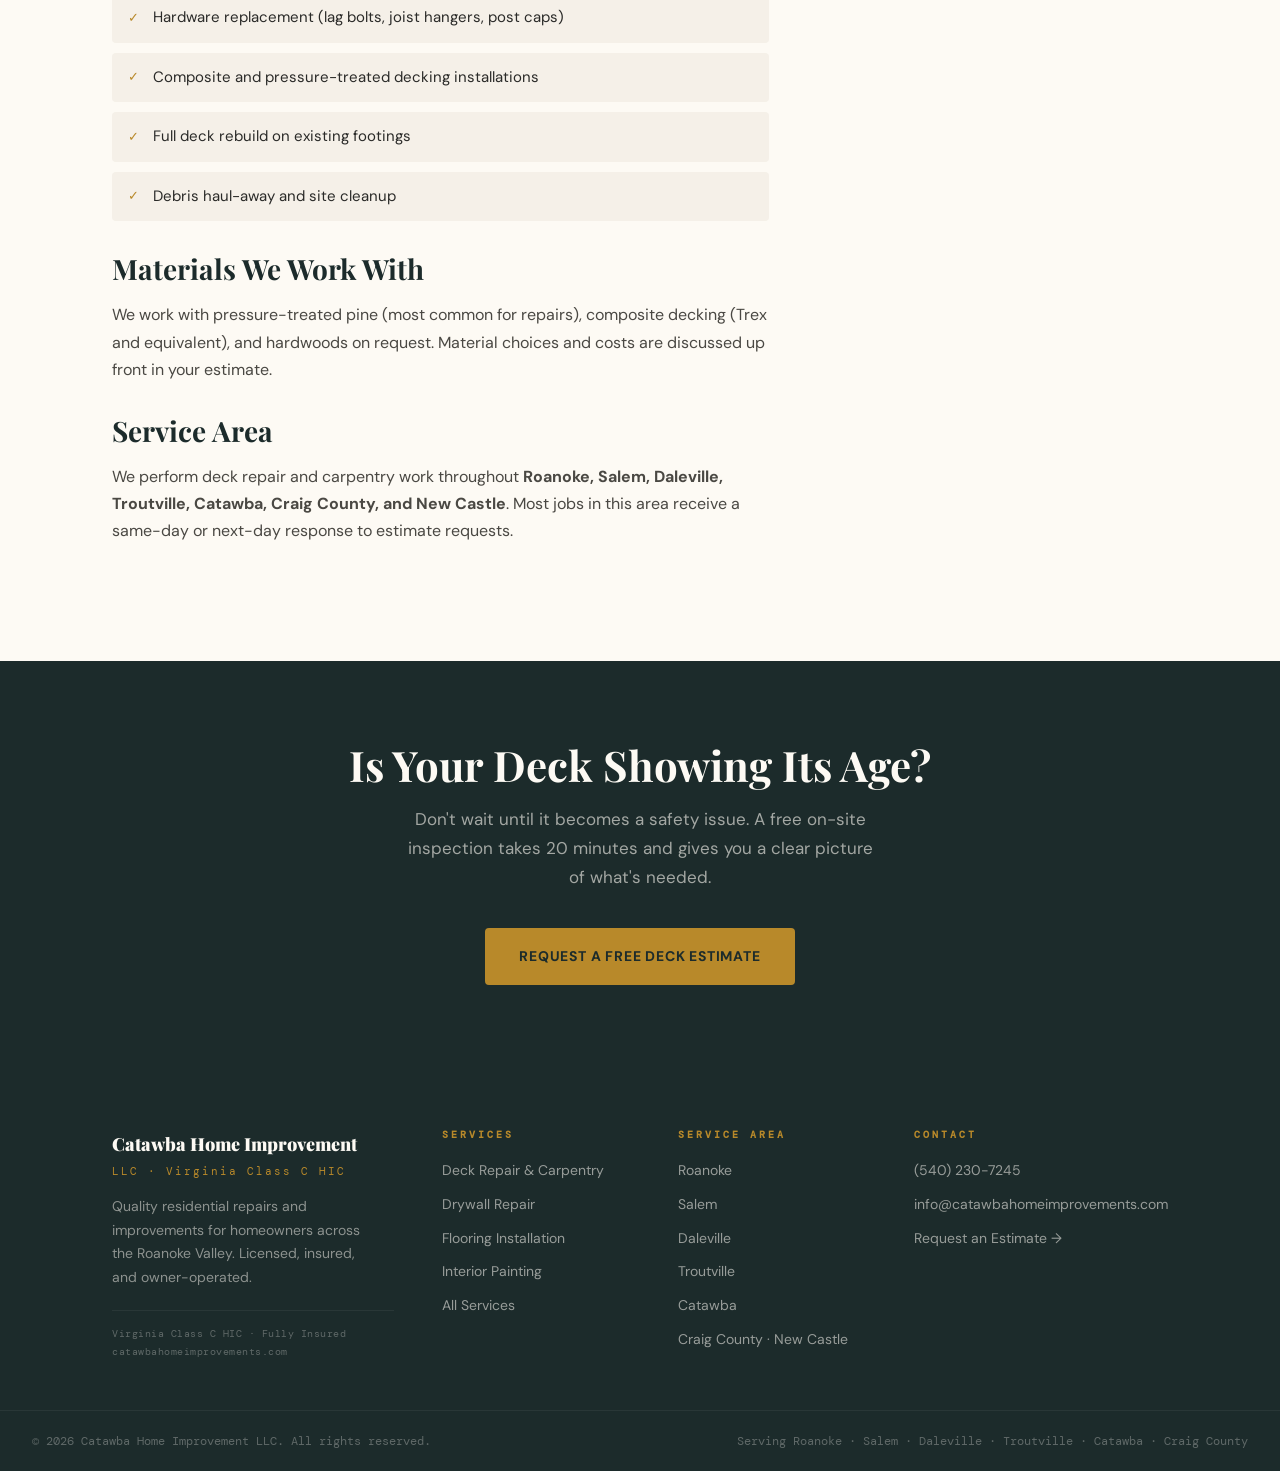
<file: catawba-site 3/pages/services/deck-repair.html>
<!DOCTYPE html>
<html lang="en">
<head>
  <meta charset="UTF-8">
  <meta name="viewport" content="width=device-width, initial-scale=1.0">
  <meta name="description" content="Deck repair and carpentry services in Roanoke, Salem, and the Roanoke Valley. Rotted boards, railing repair, stair replacement, and full deck rebuilds. Free estimates.">
  <title>Deck Repair &amp; Carpentry | Catawba Home Improvement LLC · Roanoke Valley</title>
  <link rel="canonical" href="https://catawbahomeimprovements.com/pages/services/deck-repair.html">
  <link rel="stylesheet" href="../../css/style.css">
</head>
<body>

<div id="nav-placeholder"></div>

<div class="page-hero">
  <div class="breadcrumb">
    <a href="../../index.html">Home</a> <span>/</span>
    <a href="index.html">Services</a> <span>/</span>
    Deck Repair &amp; Carpentry
  </div>
  <h1>Deck Repair &amp; Carpentry</h1>
  <p>Rotted boards to full rebuilds — honest work on your deck from a contractor who knows wood.</p>
</div>

<section class="section">
  <div class="container">
    <div class="service-detail-grid">

      <div class="service-detail-body">
        <!-- Image: before/after deck photos. File: ../../images/deck-repair-hero.jpg -->
        <div class="img-placeholder" style="height:340px; margin-bottom:40px;">
          <span style="font-size:40px; opacity:0.3;">📷</span>
          <strong>Deck Before &amp; After</strong>
          <span>images/deck-repair-hero.jpg · 900×500px</span>
        </div>

        <h2>Deck Repair &amp; Carpentry Services</h2>
        <p>Decks take a beating. Between Virginia weather, UV exposure, and normal wear, boards rot, railings loosen, and stairs become unsafe. We handle all of it — from targeted repairs to complete rebuilds — with quality materials and straightforward pricing.</p>
        <p>Every deck repair starts with a thorough inspection of the structure beneath the surface. We don't just replace the visible boards and walk away — we check joists, ledger boards, posts, and footings to make sure the whole deck is sound.</p>

        <h3 style="margin-bottom:16px; margin-top:32px;">What's Included</h3>
        <div class="includes-list">
          <div class="includes-item">Rotted decking board removal and replacement</div>
          <div class="includes-item">Railing repair, re-fastening, and full replacement</div>
          <div class="includes-item">Stair stringer and tread repair or replacement</div>
          <div class="includes-item">Post and beam inspection and reinforcement</div>
          <div class="includes-item">Ledger board assessment and repair</div>
          <div class="includes-item">Joist and blocking repair where accessible</div>
          <div class="includes-item">Hardware replacement (lag bolts, joist hangers, post caps)</div>
          <div class="includes-item">Composite and pressure-treated decking installations</div>
          <div class="includes-item">Full deck rebuild on existing footings</div>
          <div class="includes-item">Debris haul-away and site cleanup</div>
        </div>

        <h3 style="margin-bottom:16px; margin-top:32px;">Materials We Work With</h3>
        <p>We work with pressure-treated pine (most common for repairs), composite decking (Trex and equivalent), and hardwoods on request. Material choices and costs are discussed up front in your estimate.</p>

        <h3 style="margin-bottom:16px; margin-top:32px;">Service Area</h3>
        <p>We perform deck repair and carpentry work throughout <strong>Roanoke, Salem, Daleville, Troutville, Catawba, Craig County, and New Castle</strong>. Most jobs in this area receive a same-day or next-day response to estimate requests.</p>
      </div>

      <div class="service-sidebar">
        <div class="sidebar-card">
          <h4>Get a Free Estimate</h4>
          <p>We'll come look at your deck in person, assess the damage, and give you a written estimate within 24 hours. No obligation.</p>
          <a href="../contact.html" class="btn btn-primary">Request an Estimate</a>
        </div>

        <div class="sidebar-card" style="background:var(--linen); color:var(--text);">
          <h4 style="color:var(--brass);">Contact Us Directly</h4>
          <div class="sidebar-contact-item" style="color:var(--text-mid);">
            <span class="icon">📞</span> (540) 000-0000
          </div>
          <div class="sidebar-contact-item" style="color:var(--text-mid);">
            <span class="icon">✉</span> info@catawbahomeimprovements.com
          </div>
          <div class="sidebar-contact-item" style="color:var(--text-mid); border-bottom:none;">
            <span class="icon">🕐</span> Mon–Sat · 7am–6pm
          </div>
        </div>

        <div class="sidebar-card" style="background:var(--linen); color:var(--text);">
          <h4 style="color:var(--brass);">Also Consider</h4>
          <a href="painting.html" style="display:block; padding:10px 0; border-bottom:1px solid var(--border); color:var(--text-mid); font-size:14px;">→ Interior Painting</a>
          <a href="drywall.html" style="display:block; padding:10px 0; border-bottom:1px solid var(--border); color:var(--text-mid); font-size:14px;">→ Drywall Repair</a>
          <a href="flooring.html" style="display:block; padding:10px 0; color:var(--text-mid); font-size:14px;">→ Flooring Installation</a>
        </div>
      </div>

    </div>
  </div>
</section>

<section class="cta-band">
  <div class="container" data-reveal>
    <h2>Is Your Deck Showing Its Age?</h2>
    <p>Don't wait until it becomes a safety issue. A free on-site inspection takes 20 minutes and gives you a clear picture of what's needed.</p>
    <a href="../contact.html" class="btn btn-primary">Request a Free Deck Estimate</a>
  </div>
</section>

<div id="footer-placeholder"></div>
<script src="../../js/components.js"></script>
<script src="../../js/main.js"></script>
</body>
</html>
</file>
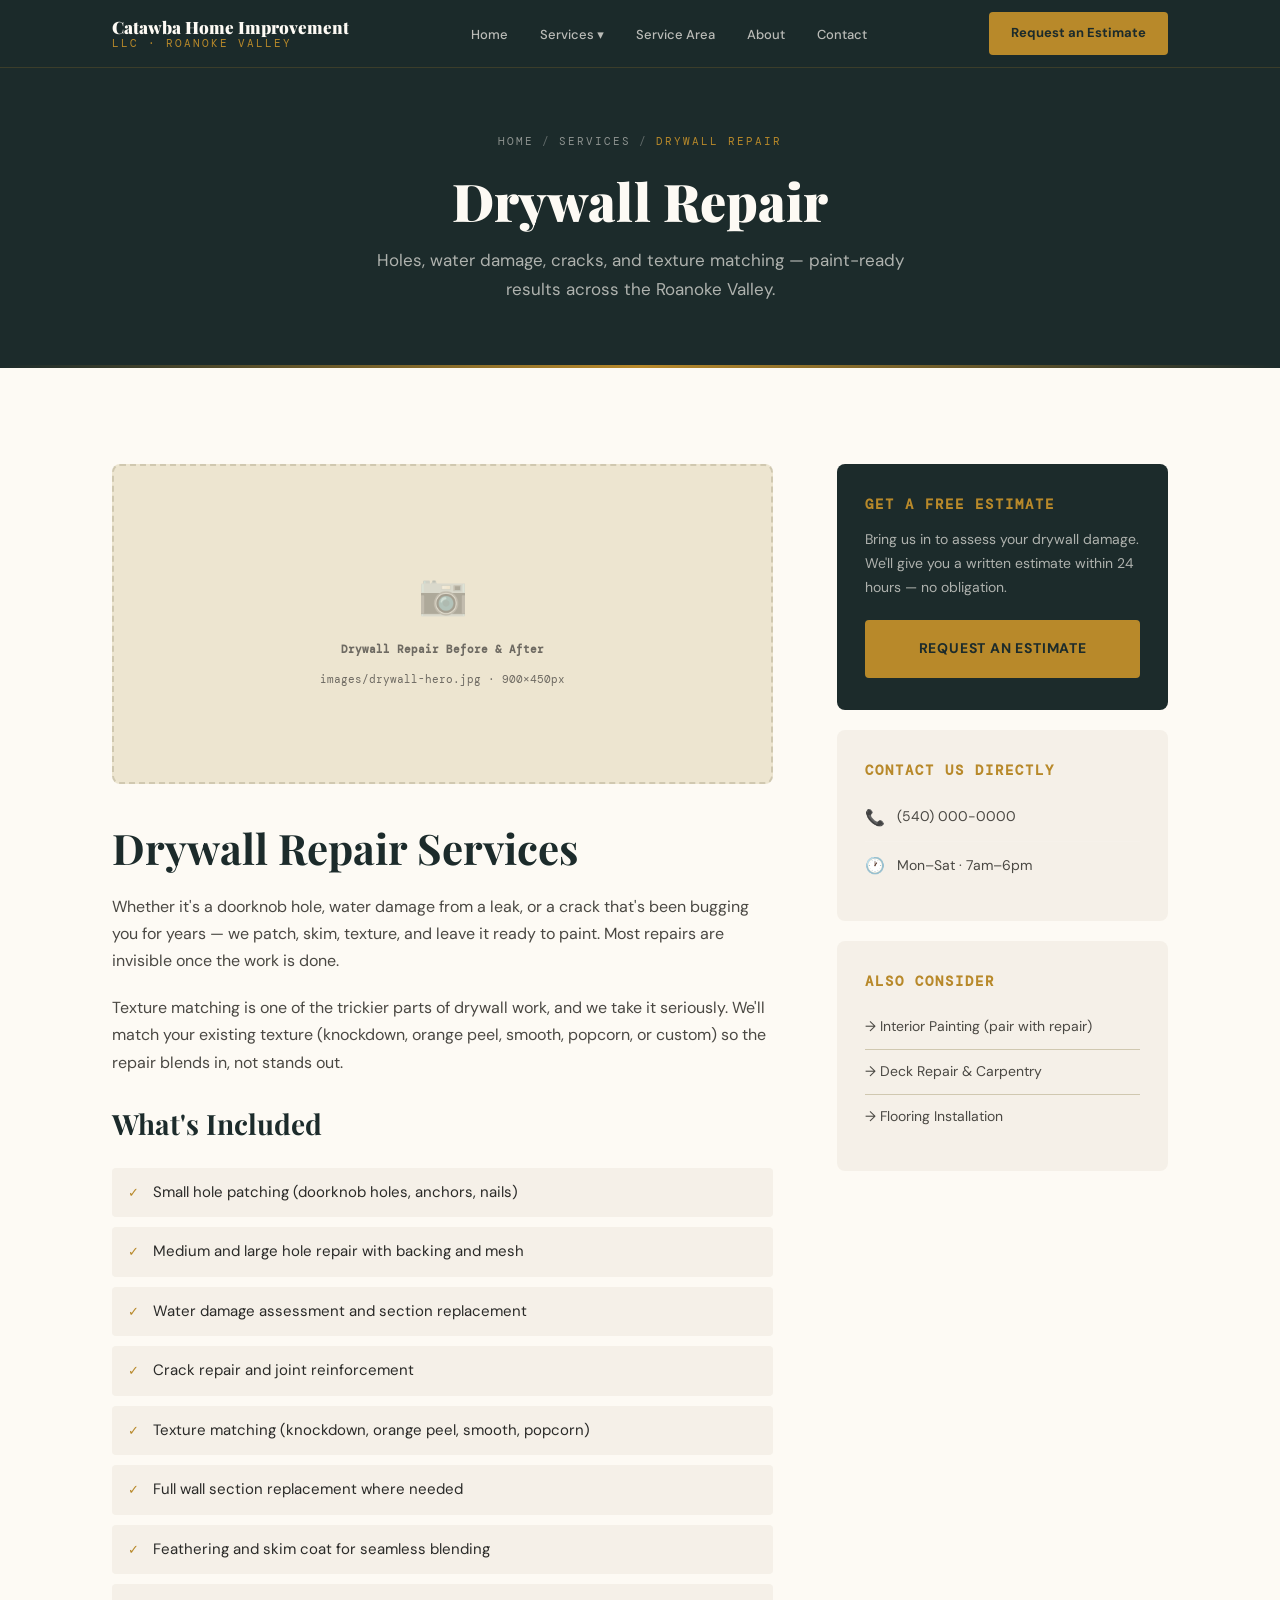
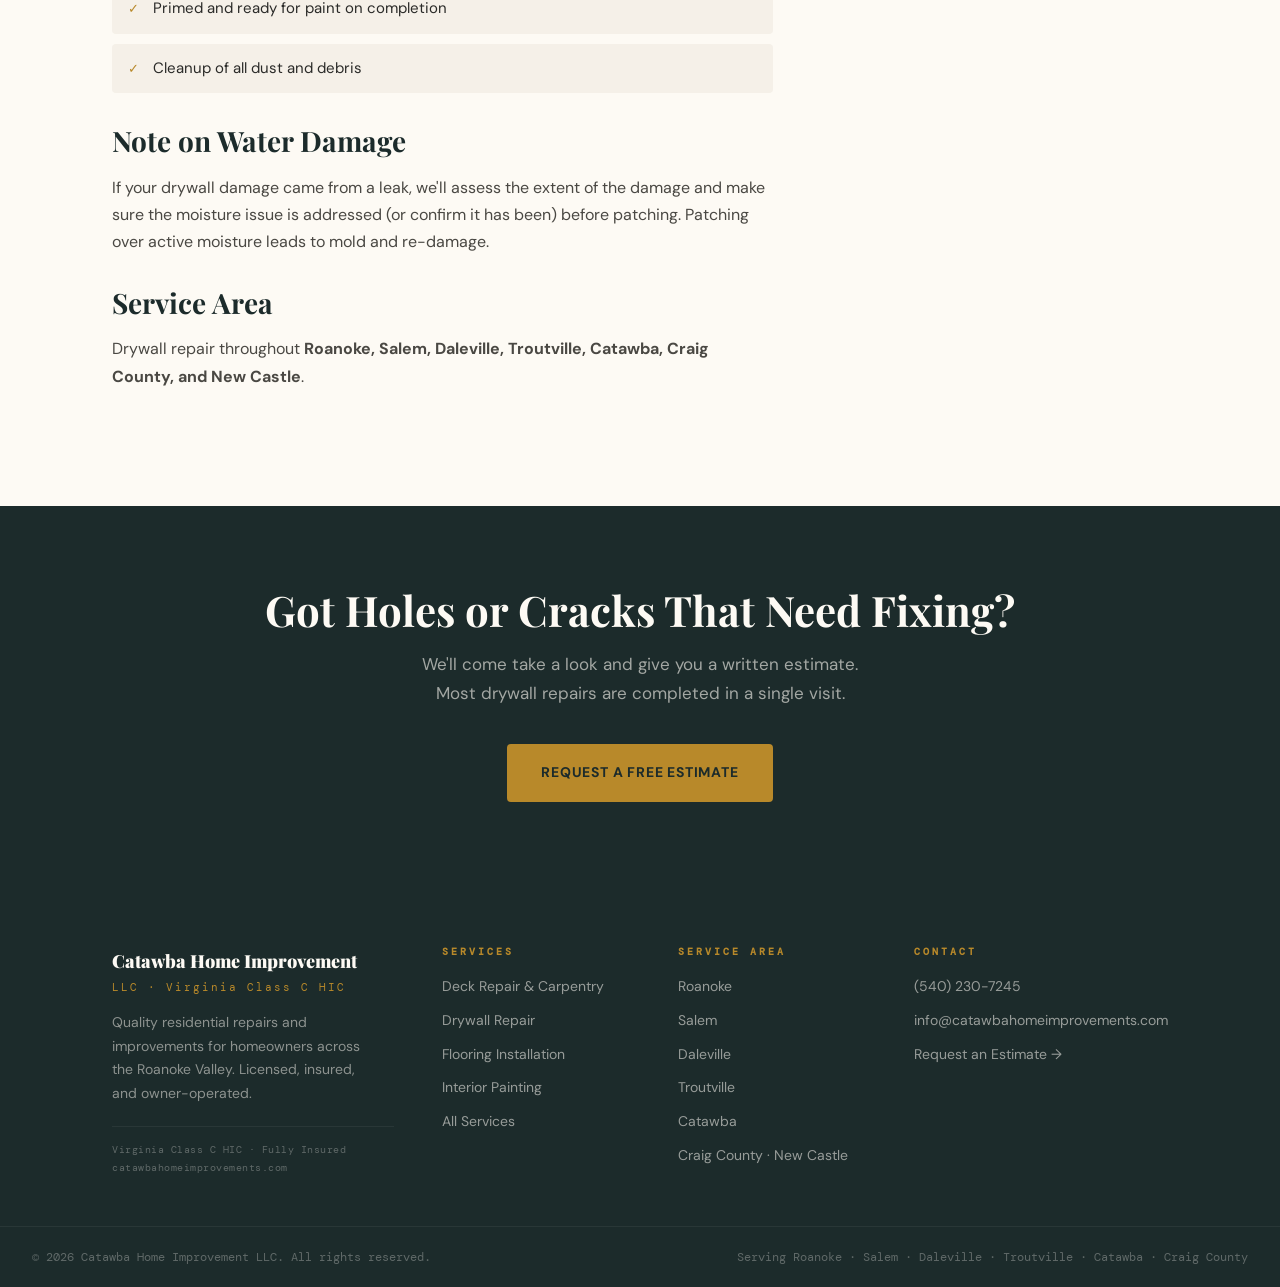
<file: catawba-site 3/pages/services/drywall.html>
<!DOCTYPE html>
<html lang="en">
<head>
  <meta charset="UTF-8">
  <meta name="viewport" content="width=device-width, initial-scale=1.0">
  <meta name="description" content="Drywall repair in Roanoke, Salem, and the Roanoke Valley. Holes, water damage, cracks, texture matching. Paint-ready results. Free estimates.">
  <title>Drywall Repair | Catawba Home Improvement LLC · Roanoke Valley</title>
  <link rel="canonical" href="https://catawbahomeimprovements.com/pages/services/drywall.html">
  <link rel="stylesheet" href="../../css/style.css">
</head>
<body>

<div id="nav-placeholder"></div>

<div class="page-hero">
  <div class="breadcrumb">
    <a href="../../index.html">Home</a> <span>/</span>
    <a href="index.html">Services</a> <span>/</span>
    Drywall Repair
  </div>
  <h1>Drywall Repair</h1>
  <p>Holes, water damage, cracks, and texture matching — paint-ready results across the Roanoke Valley.</p>
</div>

<section class="section">
  <div class="container">
    <div class="service-detail-grid">

      <div class="service-detail-body">
        <div class="img-placeholder" style="height:320px; margin-bottom:40px;">
          <span style="font-size:40px; opacity:0.3;">📷</span>
          <strong>Drywall Repair Before &amp; After</strong>
          <span>images/drywall-hero.jpg · 900×450px</span>
        </div>

        <h2>Drywall Repair Services</h2>
        <p>Whether it's a doorknob hole, water damage from a leak, or a crack that's been bugging you for years — we patch, skim, texture, and leave it ready to paint. Most repairs are invisible once the work is done.</p>
        <p>Texture matching is one of the trickier parts of drywall work, and we take it seriously. We'll match your existing texture (knockdown, orange peel, smooth, popcorn, or custom) so the repair blends in, not stands out.</p>

        <h3 style="margin-bottom:16px; margin-top:32px;">What's Included</h3>
        <div class="includes-list">
          <div class="includes-item">Small hole patching (doorknob holes, anchors, nails)</div>
          <div class="includes-item">Medium and large hole repair with backing and mesh</div>
          <div class="includes-item">Water damage assessment and section replacement</div>
          <div class="includes-item">Crack repair and joint reinforcement</div>
          <div class="includes-item">Texture matching (knockdown, orange peel, smooth, popcorn)</div>
          <div class="includes-item">Full wall section replacement where needed</div>
          <div class="includes-item">Feathering and skim coat for seamless blending</div>
          <div class="includes-item">Primed and ready for paint on completion</div>
          <div class="includes-item">Cleanup of all dust and debris</div>
        </div>

        <h3 style="margin-bottom:16px; margin-top:32px;">Note on Water Damage</h3>
        <p>If your drywall damage came from a leak, we'll assess the extent of the damage and make sure the moisture issue is addressed (or confirm it has been) before patching. Patching over active moisture leads to mold and re-damage.</p>

        <h3 style="margin-bottom:16px; margin-top:32px;">Service Area</h3>
        <p>Drywall repair throughout <strong>Roanoke, Salem, Daleville, Troutville, Catawba, Craig County, and New Castle</strong>.</p>
      </div>

      <div class="service-sidebar">
        <div class="sidebar-card">
          <h4>Get a Free Estimate</h4>
          <p>Bring us in to assess your drywall damage. We'll give you a written estimate within 24 hours — no obligation.</p>
          <a href="../contact.html" class="btn btn-primary">Request an Estimate</a>
        </div>

        <div class="sidebar-card" style="background:var(--linen); color:var(--text);">
          <h4 style="color:var(--brass);">Contact Us Directly</h4>
          <div class="sidebar-contact-item" style="color:var(--text-mid);">
            <span class="icon">📞</span> (540) 000-0000
          </div>
          <div class="sidebar-contact-item" style="color:var(--text-mid); border-bottom:none;">
            <span class="icon">🕐</span> Mon–Sat · 7am–6pm
          </div>
        </div>

        <div class="sidebar-card" style="background:var(--linen); color:var(--text);">
          <h4 style="color:var(--brass);">Also Consider</h4>
          <a href="painting.html" style="display:block; padding:10px 0; border-bottom:1px solid var(--border); color:var(--text-mid); font-size:14px;">→ Interior Painting (pair with repair)</a>
          <a href="deck-repair.html" style="display:block; padding:10px 0; border-bottom:1px solid var(--border); color:var(--text-mid); font-size:14px;">→ Deck Repair &amp; Carpentry</a>
          <a href="flooring.html" style="display:block; padding:10px 0; color:var(--text-mid); font-size:14px;">→ Flooring Installation</a>
        </div>
      </div>

    </div>
  </div>
</section>

<section class="cta-band">
  <div class="container" data-reveal>
    <h2>Got Holes or Cracks That Need Fixing?</h2>
    <p>We'll come take a look and give you a written estimate. Most drywall repairs are completed in a single visit.</p>
    <a href="../contact.html" class="btn btn-primary">Request a Free Estimate</a>
  </div>
</section>

<div id="footer-placeholder"></div>
<script src="../../js/components.js"></script>
<script src="../../js/main.js"></script>
</body>
</html>
</file>
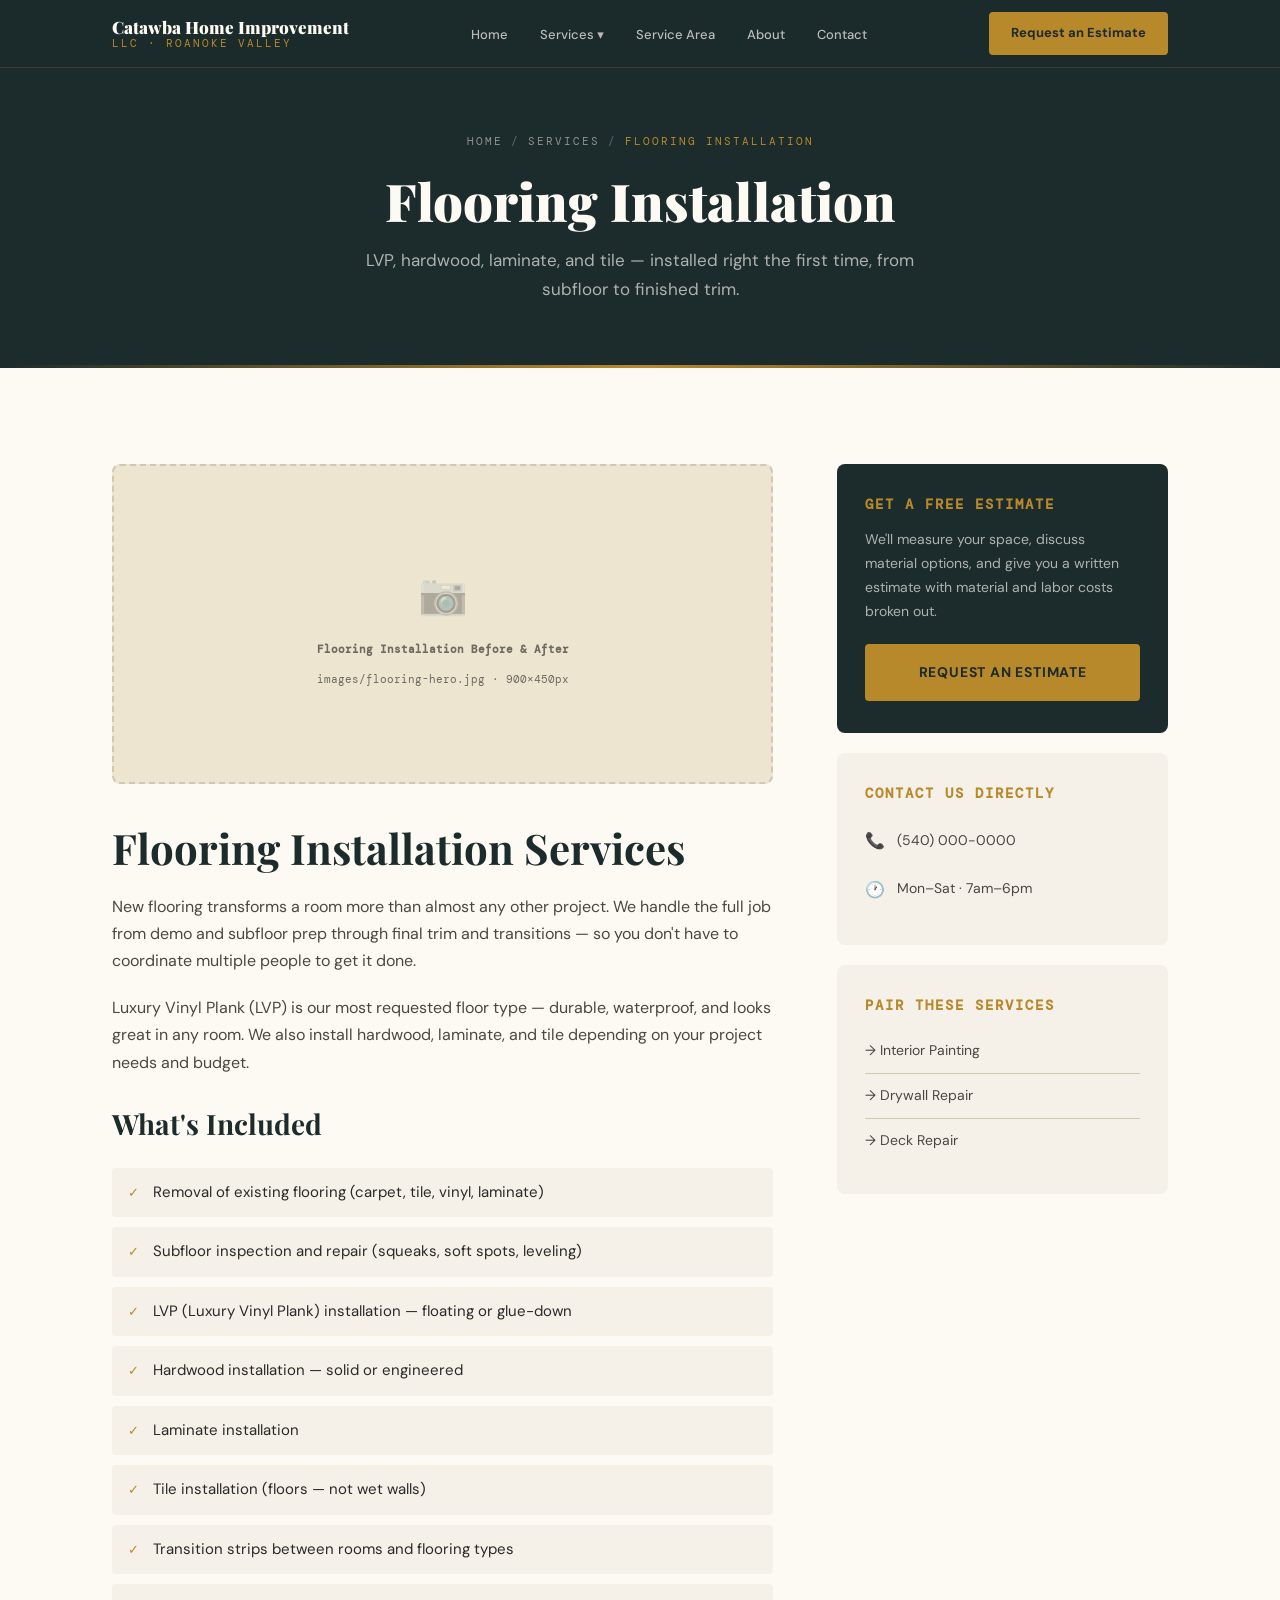
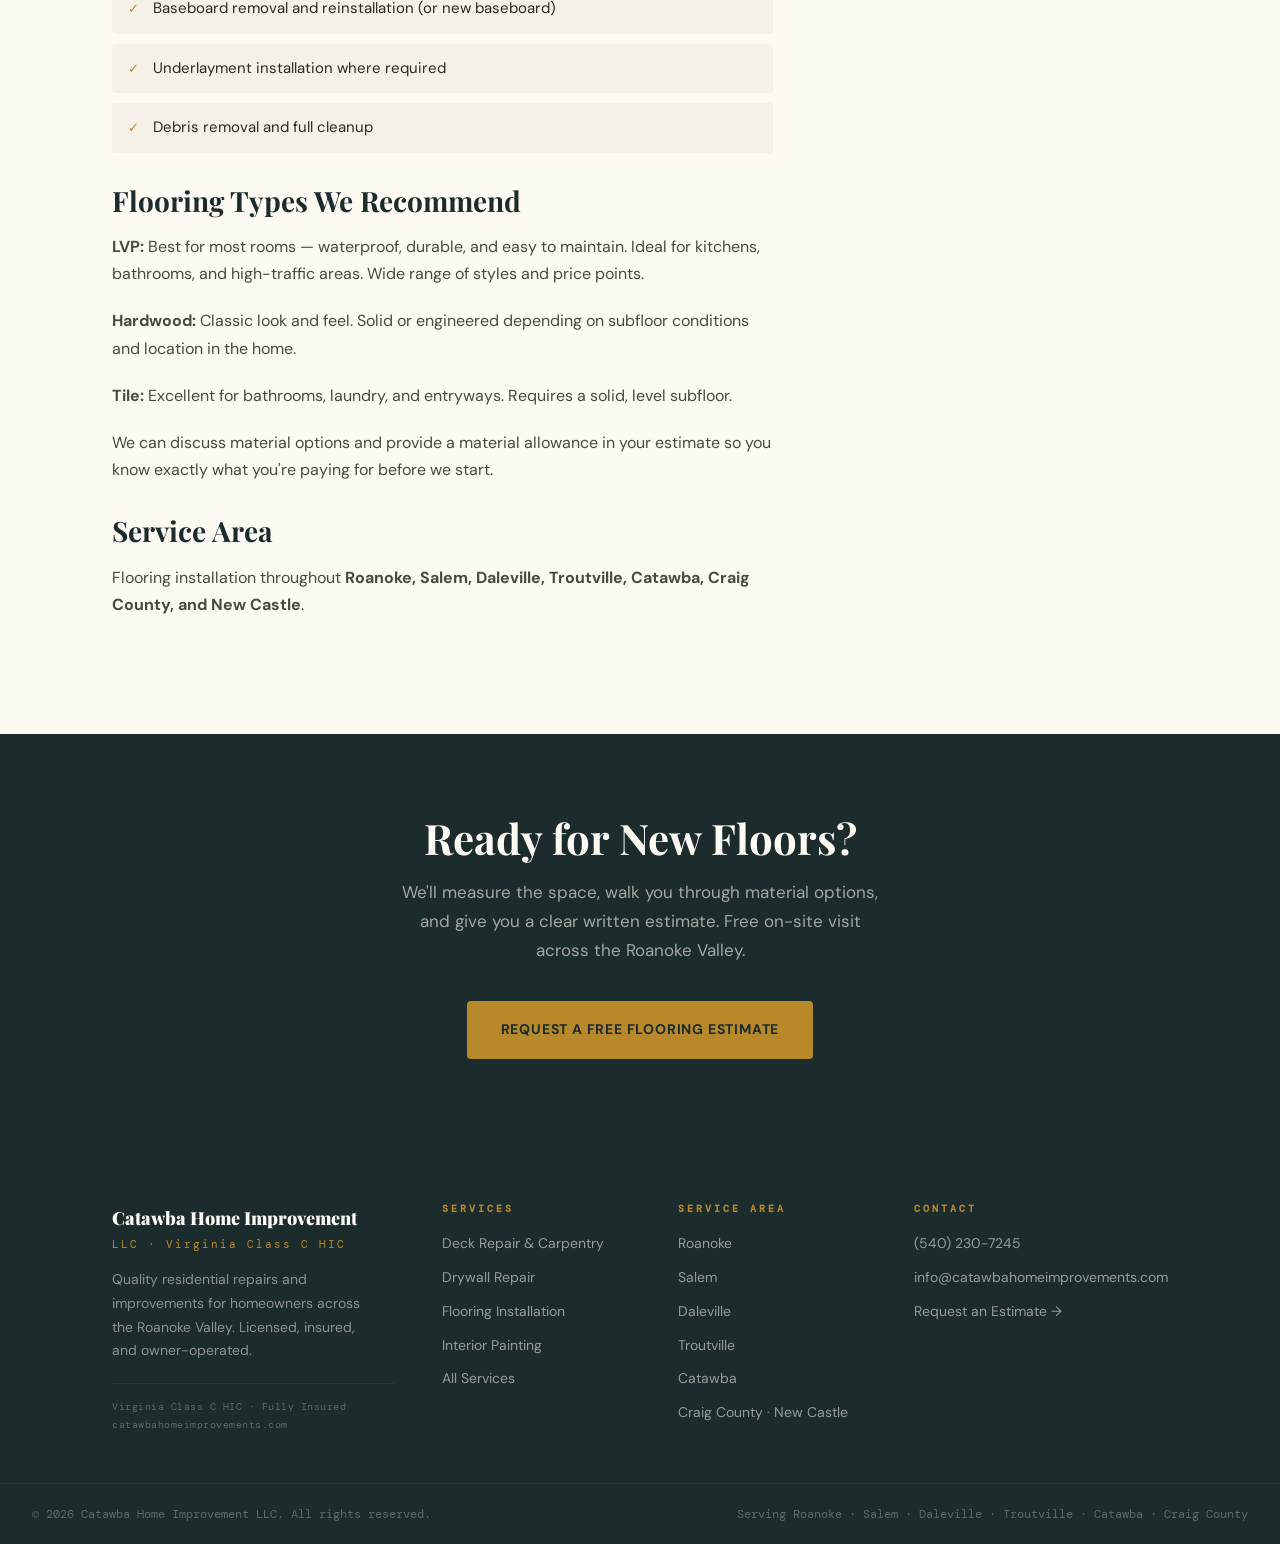
<file: catawba-site 3/pages/services/flooring.html>
<!DOCTYPE html>
<html lang="en">
<head>
  <meta charset="UTF-8">
  <meta name="viewport" content="width=device-width, initial-scale=1.0">
  <meta name="description" content="Flooring installation in Roanoke, Salem, and the Roanoke Valley. LVP, hardwood, laminate, and tile. Subfloor prep, removal, installation, and trim. Free estimates.">
  <title>Flooring Installation | Catawba Home Improvement LLC · Roanoke Valley</title>
  <link rel="canonical" href="https://catawbahomeimprovements.com/pages/services/flooring.html">
  <link rel="stylesheet" href="../../css/style.css">
</head>
<body>

<div id="nav-placeholder"></div>

<div class="page-hero">
  <div class="breadcrumb">
    <a href="../../index.html">Home</a> <span>/</span>
    <a href="index.html">Services</a> <span>/</span>
    Flooring Installation
  </div>
  <h1>Flooring Installation</h1>
  <p>LVP, hardwood, laminate, and tile — installed right the first time, from subfloor to finished trim.</p>
</div>

<section class="section">
  <div class="container">
    <div class="service-detail-grid">

      <div class="service-detail-body">
        <div class="img-placeholder" style="height:320px; margin-bottom:40px;">
          <span style="font-size:40px; opacity:0.3;">📷</span>
          <strong>Flooring Installation Before &amp; After</strong>
          <span>images/flooring-hero.jpg · 900×450px</span>
        </div>

        <h2>Flooring Installation Services</h2>
        <p>New flooring transforms a room more than almost any other project. We handle the full job from demo and subfloor prep through final trim and transitions — so you don't have to coordinate multiple people to get it done.</p>
        <p>Luxury Vinyl Plank (LVP) is our most requested floor type — durable, waterproof, and looks great in any room. We also install hardwood, laminate, and tile depending on your project needs and budget.</p>

        <h3 style="margin-bottom:16px; margin-top:32px;">What's Included</h3>
        <div class="includes-list">
          <div class="includes-item">Removal of existing flooring (carpet, tile, vinyl, laminate)</div>
          <div class="includes-item">Subfloor inspection and repair (squeaks, soft spots, leveling)</div>
          <div class="includes-item">LVP (Luxury Vinyl Plank) installation — floating or glue-down</div>
          <div class="includes-item">Hardwood installation — solid or engineered</div>
          <div class="includes-item">Laminate installation</div>
          <div class="includes-item">Tile installation (floors — not wet walls)</div>
          <div class="includes-item">Transition strips between rooms and flooring types</div>
          <div class="includes-item">Baseboard removal and reinstallation (or new baseboard)</div>
          <div class="includes-item">Underlayment installation where required</div>
          <div class="includes-item">Debris removal and full cleanup</div>
        </div>

        <h3 style="margin-bottom:16px; margin-top:32px;">Flooring Types We Recommend</h3>
        <p><strong>LVP:</strong> Best for most rooms — waterproof, durable, and easy to maintain. Ideal for kitchens, bathrooms, and high-traffic areas. Wide range of styles and price points.</p>
        <p><strong>Hardwood:</strong> Classic look and feel. Solid or engineered depending on subfloor conditions and location in the home.</p>
        <p><strong>Tile:</strong> Excellent for bathrooms, laundry, and entryways. Requires a solid, level subfloor.</p>
        <p>We can discuss material options and provide a material allowance in your estimate so you know exactly what you're paying for before we start.</p>

        <h3 style="margin-bottom:16px; margin-top:32px;">Service Area</h3>
        <p>Flooring installation throughout <strong>Roanoke, Salem, Daleville, Troutville, Catawba, Craig County, and New Castle</strong>.</p>
      </div>

      <div class="service-sidebar">
        <div class="sidebar-card">
          <h4>Get a Free Estimate</h4>
          <p>We'll measure your space, discuss material options, and give you a written estimate with material and labor costs broken out.</p>
          <a href="../contact.html" class="btn btn-primary">Request an Estimate</a>
        </div>

        <div class="sidebar-card" style="background:var(--linen); color:var(--text);">
          <h4 style="color:var(--brass);">Contact Us Directly</h4>
          <div class="sidebar-contact-item" style="color:var(--text-mid);">
            <span class="icon">📞</span> (540) 000-0000
          </div>
          <div class="sidebar-contact-item" style="color:var(--text-mid); border-bottom:none;">
            <span class="icon">🕐</span> Mon–Sat · 7am–6pm
          </div>
        </div>

        <div class="sidebar-card" style="background:var(--linen); color:var(--text);">
          <h4 style="color:var(--brass);">Pair These Services</h4>
          <a href="painting.html" style="display:block; padding:10px 0; border-bottom:1px solid var(--border); color:var(--text-mid); font-size:14px;">→ Interior Painting</a>
          <a href="drywall.html" style="display:block; padding:10px 0; border-bottom:1px solid var(--border); color:var(--text-mid); font-size:14px;">→ Drywall Repair</a>
          <a href="deck-repair.html" style="display:block; padding:10px 0; color:var(--text-mid); font-size:14px;">→ Deck Repair</a>
        </div>
      </div>

    </div>
  </div>
</section>

<section class="cta-band">
  <div class="container" data-reveal>
    <h2>Ready for New Floors?</h2>
    <p>We'll measure the space, walk you through material options, and give you a clear written estimate. Free on-site visit across the Roanoke Valley.</p>
    <a href="../contact.html" class="btn btn-primary">Request a Free Flooring Estimate</a>
  </div>
</section>

<div id="footer-placeholder"></div>
<script src="../../js/components.js"></script>
<script src="../../js/main.js"></script>
</body>
</html>
</file>
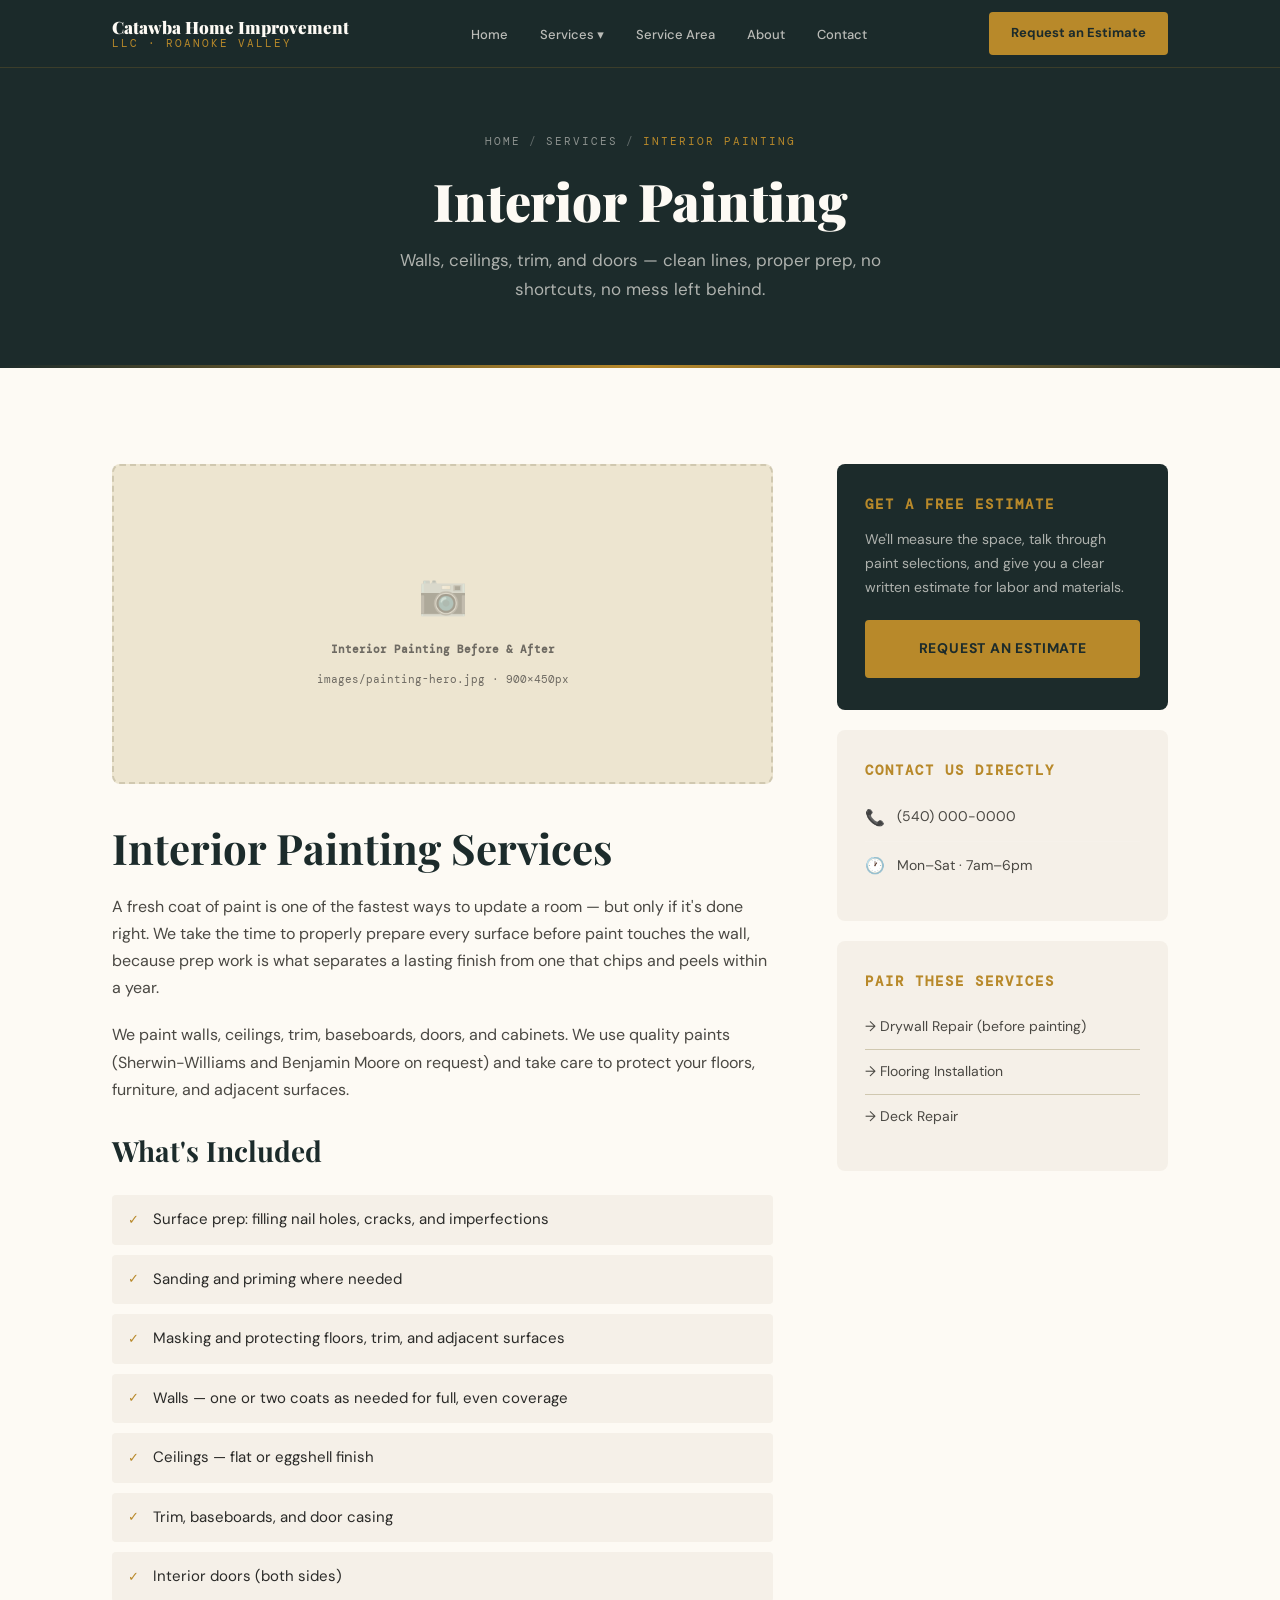
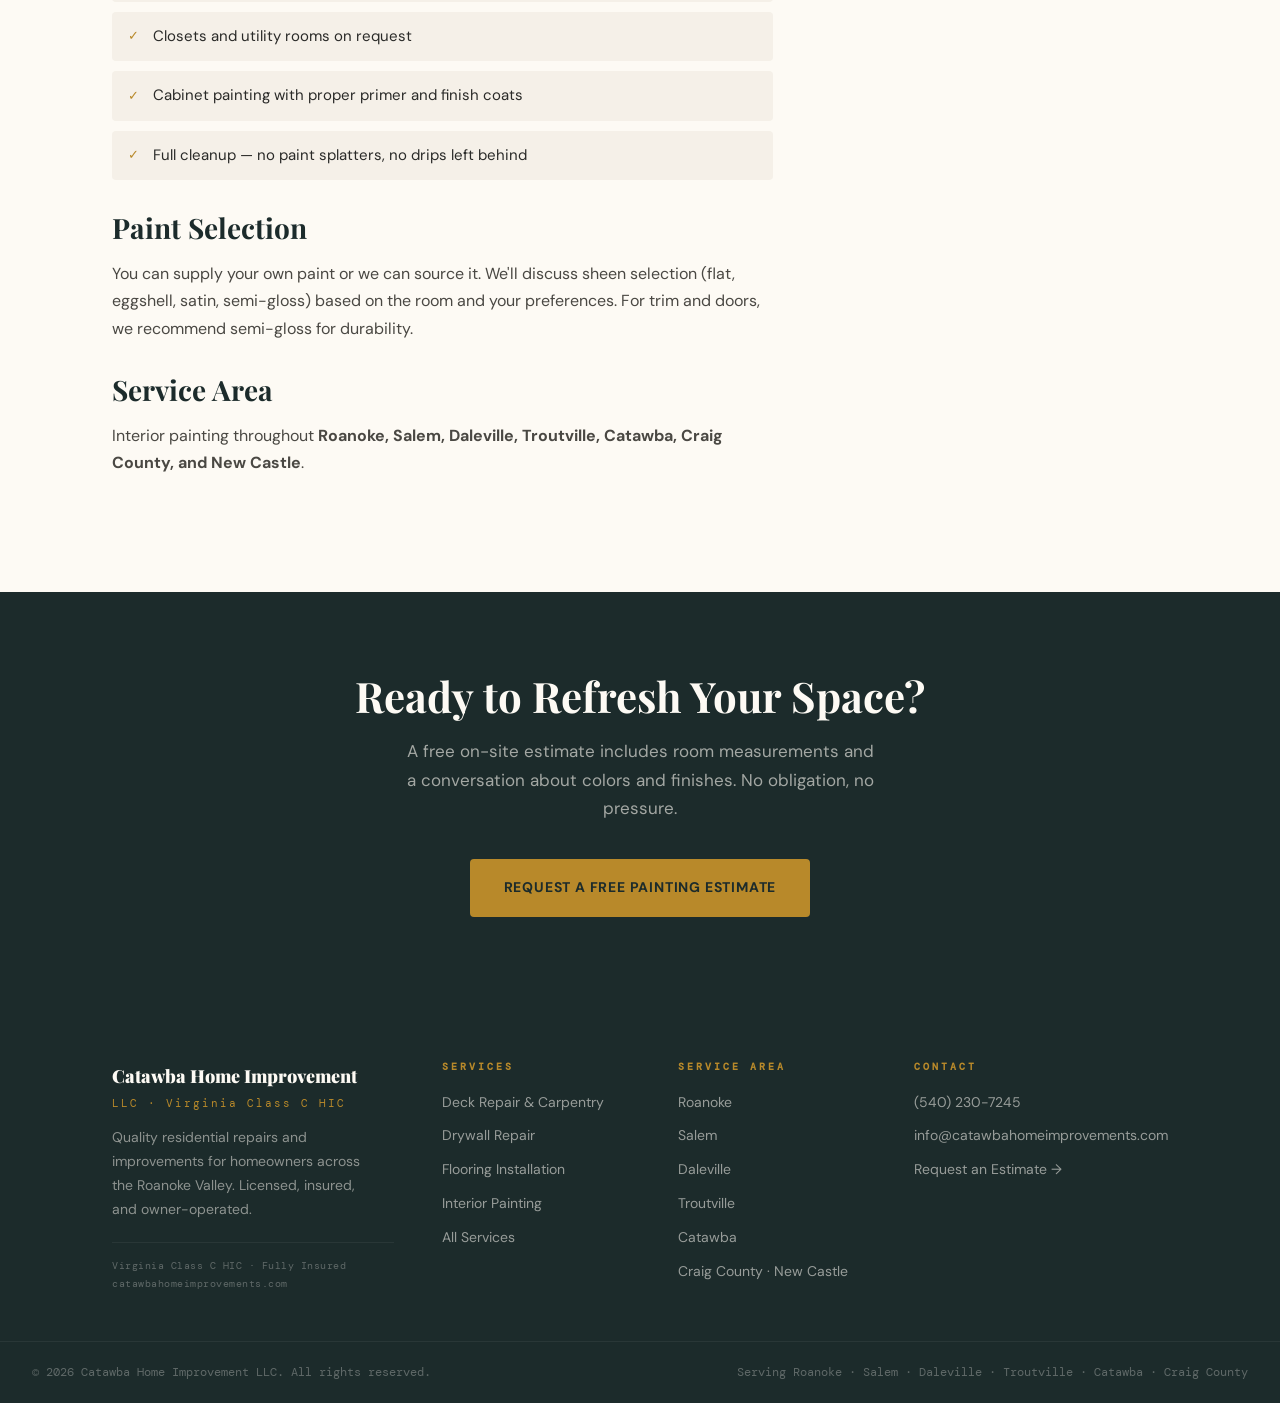
<file: catawba-site 3/pages/services/painting.html>
<!DOCTYPE html>
<html lang="en">
<head>
  <meta charset="UTF-8">
  <meta name="viewport" content="width=device-width, initial-scale=1.0">
  <meta name="description" content="Interior painting in Roanoke, Salem, and the Roanoke Valley. Walls, ceilings, trim, and doors. Proper prep, clean lines, no mess. Free estimates.">
  <title>Interior Painting | Catawba Home Improvement LLC · Roanoke Valley</title>
  <link rel="canonical" href="https://catawbahomeimprovements.com/pages/services/painting.html">
  <link rel="stylesheet" href="../../css/style.css">
</head>
<body>

<div id="nav-placeholder"></div>

<div class="page-hero">
  <div class="breadcrumb">
    <a href="../../index.html">Home</a> <span>/</span>
    <a href="index.html">Services</a> <span>/</span>
    Interior Painting
  </div>
  <h1>Interior Painting</h1>
  <p>Walls, ceilings, trim, and doors — clean lines, proper prep, no shortcuts, no mess left behind.</p>
</div>

<section class="section">
  <div class="container">
    <div class="service-detail-grid">

      <div class="service-detail-body">
        <div class="img-placeholder" style="height:320px; margin-bottom:40px;">
          <span style="font-size:40px; opacity:0.3;">📷</span>
          <strong>Interior Painting Before &amp; After</strong>
          <span>images/painting-hero.jpg · 900×450px</span>
        </div>

        <h2>Interior Painting Services</h2>
        <p>A fresh coat of paint is one of the fastest ways to update a room — but only if it's done right. We take the time to properly prepare every surface before paint touches the wall, because prep work is what separates a lasting finish from one that chips and peels within a year.</p>
        <p>We paint walls, ceilings, trim, baseboards, doors, and cabinets. We use quality paints (Sherwin-Williams and Benjamin Moore on request) and take care to protect your floors, furniture, and adjacent surfaces.</p>

        <h3 style="margin-bottom:16px; margin-top:32px;">What's Included</h3>
        <div class="includes-list">
          <div class="includes-item">Surface prep: filling nail holes, cracks, and imperfections</div>
          <div class="includes-item">Sanding and priming where needed</div>
          <div class="includes-item">Masking and protecting floors, trim, and adjacent surfaces</div>
          <div class="includes-item">Walls — one or two coats as needed for full, even coverage</div>
          <div class="includes-item">Ceilings — flat or eggshell finish</div>
          <div class="includes-item">Trim, baseboards, and door casing</div>
          <div class="includes-item">Interior doors (both sides)</div>
          <div class="includes-item">Closets and utility rooms on request</div>
          <div class="includes-item">Cabinet painting with proper primer and finish coats</div>
          <div class="includes-item">Full cleanup — no paint splatters, no drips left behind</div>
        </div>

        <h3 style="margin-bottom:16px; margin-top:32px;">Paint Selection</h3>
        <p>You can supply your own paint or we can source it. We'll discuss sheen selection (flat, eggshell, satin, semi-gloss) based on the room and your preferences. For trim and doors, we recommend semi-gloss for durability.</p>

        <h3 style="margin-bottom:16px; margin-top:32px;">Service Area</h3>
        <p>Interior painting throughout <strong>Roanoke, Salem, Daleville, Troutville, Catawba, Craig County, and New Castle</strong>.</p>
      </div>

      <div class="service-sidebar">
        <div class="sidebar-card">
          <h4>Get a Free Estimate</h4>
          <p>We'll measure the space, talk through paint selections, and give you a clear written estimate for labor and materials.</p>
          <a href="../contact.html" class="btn btn-primary">Request an Estimate</a>
        </div>

        <div class="sidebar-card" style="background:var(--linen); color:var(--text);">
          <h4 style="color:var(--brass);">Contact Us Directly</h4>
          <div class="sidebar-contact-item" style="color:var(--text-mid);">
            <span class="icon">📞</span> (540) 000-0000
          </div>
          <div class="sidebar-contact-item" style="color:var(--text-mid); border-bottom:none;">
            <span class="icon">🕐</span> Mon–Sat · 7am–6pm
          </div>
        </div>

        <div class="sidebar-card" style="background:var(--linen); color:var(--text);">
          <h4 style="color:var(--brass);">Pair These Services</h4>
          <a href="drywall.html" style="display:block; padding:10px 0; border-bottom:1px solid var(--border); color:var(--text-mid); font-size:14px;">→ Drywall Repair (before painting)</a>
          <a href="flooring.html" style="display:block; padding:10px 0; border-bottom:1px solid var(--border); color:var(--text-mid); font-size:14px;">→ Flooring Installation</a>
          <a href="deck-repair.html" style="display:block; padding:10px 0; color:var(--text-mid); font-size:14px;">→ Deck Repair</a>
        </div>
      </div>

    </div>
  </div>
</section>

<section class="cta-band">
  <div class="container" data-reveal>
    <h2>Ready to Refresh Your Space?</h2>
    <p>A free on-site estimate includes room measurements and a conversation about colors and finishes. No obligation, no pressure.</p>
    <a href="../contact.html" class="btn btn-primary">Request a Free Painting Estimate</a>
  </div>
</section>

<div id="footer-placeholder"></div>
<script src="../../js/components.js"></script>
<script src="../../js/main.js"></script>
</body>
</html>
</file>
<file: catawba-site 3/css/style.css>
/* ============================================================
   CATAWBA HOME IMPROVEMENT LLC
   style.css — Shared stylesheet for all pages
   ============================================================ */

/* ── Google Fonts ─────────────────────────────────────────── */
@import url('https://fonts.googleapis.com/css2?family=Playfair+Display:wght@700;900&family=DM+Sans:wght@300;400;500;700&family=DM+Mono:wght@400;500&display=swap');

/* ── Design Tokens ────────────────────────────────────────── */
:root {
  --slate:        #1c2b2b;
  --slate-mid:    #243535;
  --slate-light:  #344a4a;
  --brass:        #b8892a;
  --brass-light:  #d4a84b;
  --brass-pale:   #f0d898;
  --linen:        #f5f0e8;
  --linen-dark:   #ede5d0;
  --linen-mid:    #e0d5be;
  --charcoal:     #2a2a28;
  --text:         #2a2a28;
  --text-mid:     #4a4843;
  --text-light:   #6e6a62;
  --border:       #d0c8b0;
  --white:        #fdfaf4;
  --red:          #8b2c2c;
  --green:        #2c5c3a;

  --font-display: 'Playfair Display', Georgia, serif;
  --font-body:    'DM Sans', system-ui, sans-serif;
  --font-mono:    'DM Mono', 'Courier New', monospace;

  --radius:       4px;
  --radius-md:    8px;
  --shadow-sm:    0 2px 8px rgba(28,43,43,0.08);
  --shadow-md:    0 6px 24px rgba(28,43,43,0.12);
  --shadow-lg:    0 16px 48px rgba(28,43,43,0.18);

  --max-width:    1120px;
  --nav-height:   68px;
}

/* ── Reset ────────────────────────────────────────────────── */
*, *::before, *::after {
  box-sizing: border-box;
  margin: 0;
  padding: 0;
}

html {
  scroll-behavior: smooth;
  font-size: 16px;
}

body {
  font-family: var(--font-body);
  background: var(--white);
  color: var(--text);
  line-height: 1.7;
  -webkit-font-smoothing: antialiased;
  overflow-x: hidden;
}

img {
  max-width: 100%;
  height: auto;
  display: block;
}

a {
  color: inherit;
  text-decoration: none;
}

ul, ol {
  list-style: none;
}

/* ── Typography ───────────────────────────────────────────── */
h1, h2, h3, h4, h5 {
  font-family: var(--font-display);
  line-height: 1.15;
  color: var(--slate);
}

h1 { font-size: clamp(36px, 6vw, 68px); font-weight: 900; }
h2 { font-size: clamp(26px, 4vw, 42px); font-weight: 700; }
h3 { font-size: clamp(20px, 3vw, 28px); font-weight: 700; }
h4 { font-size: 18px; font-weight: 700; }

p { margin-bottom: 1em; }
p:last-child { margin-bottom: 0; }

/* ── Layout Helpers ───────────────────────────────────────── */
.container {
  max-width: var(--max-width);
  margin: 0 auto;
  padding: 0 32px;
}

.section { padding: 96px 0; }
.section-sm { padding: 64px 0; }

.section-label {
  font-family: var(--font-mono);
  font-size: 11px;
  letter-spacing: 3px;
  text-transform: uppercase;
  color: var(--brass);
  display: flex;
  align-items: center;
  gap: 12px;
  margin-bottom: 18px;
}

.section-label::before {
  content: '';
  width: 32px;
  height: 1px;
  background: var(--brass);
  flex-shrink: 0;
}

.section-head {
  max-width: 600px;
  margin-bottom: 56px;
}

.section-head h2 { margin-bottom: 16px; }

.section-head p {
  font-size: 17px;
  color: var(--text-mid);
  line-height: 1.8;
  margin-bottom: 0;
}

/* ── Buttons ──────────────────────────────────────────────── */
.btn {
  display: inline-flex;
  align-items: center;
  gap: 10px;
  font-family: var(--font-body);
  font-size: 14px;
  font-weight: 700;
  letter-spacing: 0.8px;
  text-transform: uppercase;
  padding: 15px 32px;
  border-radius: var(--radius);
  border: 2px solid transparent;
  cursor: pointer;
  transition: all 0.2s ease;
  white-space: nowrap;
}

.btn-primary {
  background: var(--brass);
  color: var(--slate);
  border-color: var(--brass);
}

.btn-primary:hover {
  background: var(--brass-light);
  border-color: var(--brass-light);
  transform: translateY(-1px);
  box-shadow: var(--shadow-md);
}

.btn-outline {
  background: transparent;
  color: var(--white);
  border-color: rgba(253,250,244,0.4);
}

.btn-outline:hover {
  border-color: var(--brass);
  color: var(--brass);
}

.btn-outline-dark {
  background: transparent;
  color: var(--slate);
  border-color: var(--slate);
}

.btn-outline-dark:hover {
  background: var(--slate);
  color: var(--white);
}

/* ── Navigation ───────────────────────────────────────────── */
.nav {
  position: fixed;
  top: 0; left: 0; right: 0;
  z-index: 200;
  height: var(--nav-height);
  background: rgba(28,43,43,0.97);
  backdrop-filter: blur(10px);
  -webkit-backdrop-filter: blur(10px);
  border-bottom: 1px solid rgba(184,137,42,0.2);
  display: flex;
  align-items: center;
}

.nav-inner {
  max-width: var(--max-width);
  margin: 0 auto;
  padding: 0 32px;
  width: 100%;
  display: flex;
  align-items: center;
  justify-content: space-between;
  gap: 32px;
}

.nav-logo {
  font-family: var(--font-display);
  font-size: 17px;
  font-weight: 900;
  color: var(--white);
  line-height: 1.2;
  flex-shrink: 0;
}

.nav-logo span {
  color: var(--brass);
  display: block;
  font-size: 11px;
  font-family: var(--font-mono);
  font-weight: 400;
  letter-spacing: 2px;
  text-transform: uppercase;
}

.nav-menu {
  display: flex;
  align-items: center;
  gap: 4px;
}

.nav-link {
  font-size: 13px;
  font-weight: 500;
  color: rgba(253,250,244,0.7);
  padding: 8px 14px;
  border-radius: var(--radius);
  transition: color 0.2s, background 0.2s;
  position: relative;
}

.nav-link:hover,
.nav-link.active {
  color: var(--white);
  background: rgba(255,255,255,0.06);
}

.nav-link.active::after {
  content: '';
  position: absolute;
  bottom: 0; left: 14px; right: 14px;
  height: 2px;
  background: var(--brass);
  border-radius: 2px;
}

/* Services dropdown */
.nav-dropdown {
  position: relative;
}

.nav-dropdown-menu {
  display: none;
  position: absolute;
  top: calc(100% + 8px);
  left: 0;
  background: var(--slate);
  border: 1px solid rgba(184,137,42,0.2);
  border-radius: var(--radius-md);
  padding: 8px 0;
  min-width: 220px;
  box-shadow: var(--shadow-lg);
  z-index: 300;
}

.nav-dropdown:hover .nav-dropdown-menu,
.nav-dropdown:focus-within .nav-dropdown-menu {
  display: block;
}

.nav-dropdown-item {
  display: block;
  padding: 10px 18px;
  font-size: 13px;
  color: rgba(253,250,244,0.75);
  transition: color 0.15s, background 0.15s;
}

.nav-dropdown-item:hover {
  color: var(--brass);
  background: rgba(255,255,255,0.04);
}

.nav-cta {
  background: var(--brass);
  color: var(--slate);
  font-size: 13px;
  font-weight: 700;
  padding: 10px 22px;
  border-radius: var(--radius);
  transition: background 0.2s, transform 0.2s;
  flex-shrink: 0;
}

.nav-cta:hover {
  background: var(--brass-light);
  transform: translateY(-1px);
}

/* Mobile nav */
.nav-toggle {
  display: none;
  flex-direction: column;
  justify-content: center;
  gap: 5px;
  width: 40px;
  height: 40px;
  cursor: pointer;
  padding: 8px;
}

.nav-toggle span {
  display: block;
  height: 2px;
  background: var(--white);
  border-radius: 2px;
  transition: all 0.3s ease;
}

/* ── Hero ─────────────────────────────────────────────────── */
.hero {
  min-height: 100vh;
  background: var(--slate);
  display: flex;
  align-items: center;
  position: relative;
  overflow: hidden;
  padding-top: var(--nav-height);
}

.hero-bg {
  position: absolute;
  inset: 0;
  background:
    radial-gradient(ellipse 80% 60% at 80% 40%, rgba(52,74,74,0.6) 0%, transparent 60%),
    radial-gradient(ellipse 50% 80% at 0% 80%, rgba(184,137,42,0.08) 0%, transparent 50%);
}

.hero-texture {
  position: absolute;
  inset: 0;
  opacity: 0.025;
  background-image: url("data:image/svg+xml,%3Csvg width='60' height='60' viewBox='0 0 60 60' xmlns='http://www.w3.org/2000/svg'%3E%3Cg fill='none' fill-rule='evenodd'%3E%3Cg fill='%23ffffff' fill-opacity='1'%3E%3Cpath d='M36 34v-4h-2v4h-4v2h4v4h2v-4h4v-2h-4zm0-30V0h-2v4h-4v2h4v4h2V6h4V4h-4zM6 34v-4H4v4H0v2h4v4h2v-4h4v-2H6zM6 4V0H4v4H0v2h4v4h2V6h4V4H6z'/%3E%3C/g%3E%3C/g%3E%3C/svg%3E");
}

.hero-content {
  position: relative;
  z-index: 2;
  padding: 80px 32px;
  max-width: 820px;
}

.hero-eyebrow {
  font-family: var(--font-mono);
  font-size: 11px;
  letter-spacing: 3px;
  text-transform: uppercase;
  color: var(--brass);
  display: flex;
  align-items: center;
  gap: 12px;
  margin-bottom: 24px;
  opacity: 0;
  animation: hero-in 0.6s ease forwards 0.1s;
}

.hero-eyebrow::before {
  content: '';
  width: 36px;
  height: 1px;
  background: var(--brass);
}

.hero h1 {
  color: var(--white);
  margin-bottom: 28px;
  opacity: 0;
  animation: hero-in 0.6s ease forwards 0.25s;
}

.hero h1 em {
  font-style: normal;
  color: var(--brass);
}

.hero-sub {
  font-size: clamp(16px, 2vw, 19px);
  font-weight: 300;
  color: rgba(253,250,244,0.68);
  max-width: 540px;
  line-height: 1.8;
  margin-bottom: 44px;
  opacity: 0;
  animation: hero-in 0.6s ease forwards 0.4s;
}

.hero-actions {
  display: flex;
  gap: 14px;
  flex-wrap: wrap;
  opacity: 0;
  animation: hero-in 0.6s ease forwards 0.55s;
}

.hero-trust {
  position: absolute;
  bottom: 0; left: 0; right: 0;
  z-index: 2;
  background: rgba(0,0,0,0.25);
  border-top: 1px solid rgba(184,137,42,0.15);
  padding: 16px 32px;
  opacity: 0;
  animation: hero-in 0.6s ease forwards 0.7s;
}

.hero-trust-inner {
  max-width: var(--max-width);
  margin: 0 auto;
  display: flex;
  align-items: center;
  gap: 40px;
  flex-wrap: wrap;
}

.trust-item {
  display: flex;
  align-items: center;
  gap: 10px;
  font-size: 13px;
  font-weight: 500;
  color: rgba(253,250,244,0.6);
  text-transform: uppercase;
  letter-spacing: 0.5px;
}

.trust-item svg, .trust-item .ti {
  color: var(--brass);
  font-size: 15px;
}

@keyframes hero-in {
  from { opacity: 0; transform: translateY(18px); }
  to   { opacity: 1; transform: translateY(0); }
}

/* ── Page Hero (inner pages) ─────────────────────────────── */
.page-hero {
  background: var(--slate);
  padding: calc(var(--nav-height) + 64px) 32px 64px;
  text-align: center;
  position: relative;
  overflow: hidden;
}

.page-hero::after {
  content: '';
  position: absolute;
  bottom: 0; left: 0; right: 0;
  height: 3px;
  background: linear-gradient(to right, transparent, var(--brass), transparent);
}

.page-hero h1 {
  color: var(--white);
  font-size: clamp(32px, 5vw, 52px);
  margin-bottom: 16px;
}

.page-hero p {
  font-size: 17px;
  color: rgba(253,250,244,0.65);
  max-width: 560px;
  margin: 0 auto;
}

.breadcrumb {
  font-family: var(--font-mono);
  font-size: 11px;
  letter-spacing: 2px;
  text-transform: uppercase;
  color: var(--brass);
  margin-bottom: 20px;
  display: flex;
  align-items: center;
  justify-content: center;
  gap: 8px;
}

.breadcrumb a { color: rgba(253,250,244,0.5); transition: color 0.2s; }
.breadcrumb a:hover { color: var(--brass); }
.breadcrumb span { color: rgba(253,250,244,0.3); }

/* ── Service Cards ────────────────────────────────────────── */
.services-grid {
  display: grid;
  grid-template-columns: repeat(auto-fill, minmax(280px, 1fr));
  gap: 2px;
  background: var(--linen-mid);
  border: 2px solid var(--linen-mid);
  border-radius: var(--radius-md);
  overflow: hidden;
}

.service-card {
  background: var(--white);
  padding: 36px 32px;
  display: block;
  transition: background 0.2s;
}

.service-card:hover { background: var(--linen); }

.service-card-icon {
  width: 48px;
  height: 48px;
  background: var(--slate);
  border-radius: var(--radius);
  display: flex;
  align-items: center;
  justify-content: center;
  margin-bottom: 20px;
  font-size: 22px;
  transition: background 0.2s;
}

.service-card:hover .service-card-icon { background: var(--brass); }

.service-card h3 {
  font-size: 18px;
  margin-bottom: 10px;
  transition: color 0.2s;
}

.service-card:hover h3 { color: var(--brass); }

.service-card p {
  font-size: 14px;
  color: var(--text-light);
  line-height: 1.7;
  margin-bottom: 16px;
}

.service-card-link {
  font-family: var(--font-mono);
  font-size: 11px;
  letter-spacing: 2px;
  text-transform: uppercase;
  color: var(--brass);
  display: flex;
  align-items: center;
  gap: 6px;
}

/* ── Process Steps ────────────────────────────────────────── */
.process-steps {
  display: flex;
  flex-direction: column;
  gap: 0;
  position: relative;
}

.process-steps::before {
  content: '';
  position: absolute;
  left: 27px;
  top: 52px;
  bottom: 52px;
  width: 2px;
  background: linear-gradient(to bottom, var(--brass), var(--slate-light));
}

.process-step {
  display: flex;
  gap: 32px;
  padding: 32px 0;
  align-items: flex-start;
}

.step-num {
  width: 56px;
  height: 56px;
  background: var(--slate);
  border: 2px solid var(--brass);
  border-radius: 50%;
  display: flex;
  align-items: center;
  justify-content: center;
  flex-shrink: 0;
  font-family: var(--font-mono);
  font-size: 14px;
  font-weight: 500;
  color: var(--brass);
  position: relative;
  z-index: 2;
}

.step-body { padding-top: 12px; }

.step-body h4 {
  font-size: 18px;
  color: var(--slate);
  margin-bottom: 8px;
}

.step-body p {
  font-size: 15px;
  color: var(--text-mid);
  line-height: 1.7;
  max-width: 520px;
  margin-bottom: 0;
}

/* ── Testimonial Placeholders ─────────────────────────────── */
.testimonials-grid {
  display: grid;
  grid-template-columns: repeat(auto-fill, minmax(300px, 1fr));
  gap: 24px;
}

.testimonial-card {
  background: var(--white);
  border: 1px solid var(--border);
  border-radius: var(--radius-md);
  padding: 32px;
  position: relative;
}

.testimonial-card::before {
  content: '"';
  font-family: var(--font-display);
  font-size: 64px;
  color: var(--brass);
  opacity: 0.3;
  position: absolute;
  top: 12px; left: 20px;
  line-height: 1;
}

.testimonial-text {
  font-size: 15px;
  color: var(--text-mid);
  line-height: 1.8;
  margin-bottom: 20px;
  font-style: italic;
}

.testimonial-author {
  font-weight: 700;
  font-size: 14px;
  color: var(--slate);
}

.testimonial-city {
  font-size: 13px;
  color: var(--text-light);
  font-family: var(--font-mono);
}

.stars {
  color: var(--brass);
  font-size: 14px;
  margin-bottom: 12px;
  letter-spacing: 2px;
}

/* ── Gallery Placeholder ──────────────────────────────────── */
.gallery-grid {
  display: grid;
  grid-template-columns: repeat(auto-fill, minmax(280px, 1fr));
  gap: 16px;
}

.gallery-placeholder {
  aspect-ratio: 4/3;
  background: var(--linen-dark);
  border-radius: var(--radius-md);
  display: flex;
  flex-direction: column;
  align-items: center;
  justify-content: center;
  gap: 10px;
  color: var(--text-light);
  font-family: var(--font-mono);
  font-size: 11px;
  letter-spacing: 1px;
  text-transform: uppercase;
  border: 2px dashed var(--border);
}

.gallery-placeholder .icon {
  font-size: 32px;
  opacity: 0.4;
}

/* ── Image Placeholder ────────────────────────────────────── */
.img-placeholder {
  background: var(--linen-dark);
  border-radius: var(--radius-md);
  display: flex;
  flex-direction: column;
  align-items: center;
  justify-content: center;
  gap: 12px;
  border: 2px dashed var(--border);
  color: var(--text-light);
  font-family: var(--font-mono);
  font-size: 11px;
  text-align: center;
  padding: 40px 20px;
}

/* ── CTA Band ─────────────────────────────────────────────── */
.cta-band {
  background: var(--slate);
  padding: 80px 0;
  text-align: center;
}

.cta-band h2 { color: var(--white); margin-bottom: 16px; }
.cta-band p { color: rgba(253,250,244,0.6); max-width: 480px; margin: 0 auto 36px; font-size: 17px; }

/* ── Service Area Map ─────────────────────────────────────── */
.area-grid {
  display: grid;
  grid-template-columns: 1fr 1fr;
  gap: 64px;
  align-items: center;
}

.city-list {
  display: flex;
  flex-direction: column;
  gap: 12px;
}

.city-item {
  display: flex;
  align-items: center;
  gap: 14px;
  padding: 14px 18px;
  background: var(--linen);
  border-radius: var(--radius);
  border-left: 3px solid var(--brass);
  font-weight: 500;
  font-size: 15px;
  color: var(--text);
  transition: background 0.2s;
}

.city-item:hover { background: var(--linen-dark); }

.city-dot {
  width: 8px; height: 8px;
  border-radius: 50%;
  background: var(--brass);
  flex-shrink: 0;
}

/* ── Stats Row ────────────────────────────────────────────── */
.stats-row {
  display: grid;
  grid-template-columns: repeat(auto-fit, minmax(160px, 1fr));
  gap: 2px;
  background: var(--linen-mid);
  border: 2px solid var(--linen-mid);
  border-radius: var(--radius-md);
  overflow: hidden;
  margin-top: 64px;
}

.stat-box {
  background: var(--slate);
  padding: 40px 32px;
  text-align: center;
}

.stat-num {
  font-family: var(--font-display);
  font-size: 48px;
  font-weight: 900;
  color: var(--brass);
  line-height: 1;
  margin-bottom: 10px;
}

.stat-label {
  font-size: 13px;
  color: rgba(253,250,244,0.55);
  text-transform: uppercase;
  letter-spacing: 1px;
  font-family: var(--font-mono);
}

/* ── About Preview ────────────────────────────────────────── */
.about-grid {
  display: grid;
  grid-template-columns: 1fr 1fr;
  gap: 80px;
  align-items: center;
}

.about-body h2 { margin-bottom: 20px; }
.about-body p { color: var(--text-mid); font-size: 16px; line-height: 1.8; }

.about-points {
  display: flex;
  flex-direction: column;
  gap: 18px;
  margin-top: 28px;
}

.about-point {
  display: flex;
  gap: 16px;
  align-items: flex-start;
}

.about-point-check {
  width: 24px; height: 24px;
  background: var(--brass);
  border-radius: 50%;
  display: flex;
  align-items: center;
  justify-content: center;
  flex-shrink: 0;
  margin-top: 2px;
  color: var(--slate);
  font-size: 12px;
  font-weight: 700;
}

.about-point p {
  font-size: 15px;
  color: var(--text-mid);
  margin-bottom: 0;
  line-height: 1.6;
}

/* ── Service Page ─────────────────────────────────────────── */
.service-detail-grid {
  display: grid;
  grid-template-columns: 2fr 1fr;
  gap: 64px;
  align-items: start;
}

.service-detail-body h2 { margin-bottom: 20px; }
.service-detail-body p { color: var(--text-mid); font-size: 16px; margin-bottom: 20px; }

.includes-list {
  display: flex;
  flex-direction: column;
  gap: 10px;
  margin: 28px 0;
}

.includes-item {
  display: flex;
  align-items: center;
  gap: 14px;
  font-size: 15px;
  color: var(--text);
  padding: 12px 16px;
  background: var(--linen);
  border-radius: var(--radius);
}

.includes-item::before {
  content: '✓';
  color: var(--brass);
  font-weight: 700;
  font-size: 13px;
  flex-shrink: 0;
}

.service-sidebar {
  position: sticky;
  top: calc(var(--nav-height) + 32px);
}

.sidebar-card {
  background: var(--slate);
  border-radius: var(--radius-md);
  padding: 32px 28px;
  color: var(--white);
  margin-bottom: 20px;
}

.sidebar-card h4 {
  color: var(--brass);
  font-size: 14px;
  font-family: var(--font-mono);
  letter-spacing: 2px;
  text-transform: uppercase;
  margin-bottom: 16px;
}

.sidebar-card p {
  font-size: 14px;
  color: rgba(253,250,244,0.65);
  line-height: 1.7;
  margin-bottom: 20px;
}

.sidebar-card .btn { width: 100%; justify-content: center; }

.sidebar-contact-item {
  display: flex;
  align-items: center;
  gap: 12px;
  padding: 10px 0;
  border-bottom: 1px solid rgba(255,255,255,0.08);
  font-size: 14px;
  color: rgba(253,250,244,0.7);
}

.sidebar-contact-item:last-child { border-bottom: none; }

.sidebar-contact-item .icon { color: var(--brass); font-size: 16px; flex-shrink: 0; }

/* ── Contact Page ─────────────────────────────────────────── */
.contact-grid {
  display: grid;
  grid-template-columns: 1fr 1.2fr;
  gap: 64px;
  align-items: start;
}

.contact-info h3 { margin-bottom: 20px; }
.contact-info p { color: var(--text-mid); font-size: 16px; margin-bottom: 32px; }

.contact-detail {
  display: flex;
  gap: 16px;
  align-items: flex-start;
  margin-bottom: 24px;
}

.contact-icon {
  width: 44px; height: 44px;
  background: var(--slate);
  border-radius: var(--radius);
  display: flex;
  align-items: center;
  justify-content: center;
  font-size: 18px;
  flex-shrink: 0;
  color: var(--brass);
}

.contact-label {
  font-family: var(--font-mono);
  font-size: 10px;
  letter-spacing: 2px;
  text-transform: uppercase;
  color: var(--brass);
  margin-bottom: 4px;
}

.contact-value {
  font-size: 15px;
  font-weight: 500;
  color: var(--text);
}

.contact-cta-box {
  background: var(--linen);
  border: 1px solid var(--border);
  border-radius: var(--radius-md);
  padding: 40px;
  text-align: center;
}

.contact-cta-box h3 { margin-bottom: 16px; }

.contact-cta-box p {
  color: var(--text-mid);
  font-size: 16px;
  margin-bottom: 28px;
}

.contact-cta-box .btn { margin: 0 auto; }

.license-note {
  margin-top: 20px;
  padding: 16px 20px;
  background: var(--slate);
  border-radius: var(--radius);
  font-family: var(--font-mono);
  font-size: 11px;
  color: rgba(253,250,244,0.45);
  letter-spacing: 0.5px;
  line-height: 1.8;
}

/* ── Footer ───────────────────────────────────────────────── */
.footer {
  background: var(--slate);
  padding: 64px 0 0;
}

.footer-grid {
  display: grid;
  grid-template-columns: 1.5fr 1fr 1fr 1fr;
  gap: 48px;
  margin-bottom: 48px;
}

.footer-brand { }

.footer-logo {
  font-family: var(--font-display);
  font-size: 18px;
  font-weight: 900;
  color: var(--white);
  margin-bottom: 14px;
}

.footer-logo span {
  color: var(--brass);
  display: block;
  font-size: 11px;
  font-family: var(--font-mono);
  font-weight: 400;
  letter-spacing: 2px;
  margin-top: 2px;
}

.footer-brand p {
  font-size: 14px;
  color: rgba(253,250,244,0.5);
  line-height: 1.7;
  margin-bottom: 20px;
  max-width: 260px;
}

.footer-lic {
  font-family: var(--font-mono);
  font-size: 10px;
  color: rgba(253,250,244,0.3);
  letter-spacing: 0.5px;
  line-height: 1.8;
  border-top: 1px solid rgba(255,255,255,0.06);
  padding-top: 14px;
}

.footer-col h5 {
  font-family: var(--font-mono);
  font-size: 10px;
  letter-spacing: 3px;
  text-transform: uppercase;
  color: var(--brass);
  margin-bottom: 18px;
}

.footer-col a, .footer-col p {
  display: block;
  font-size: 14px;
  color: rgba(253,250,244,0.55);
  margin-bottom: 10px;
  transition: color 0.2s;
}

.footer-col a:hover { color: var(--white); }

.footer-bottom {
  border-top: 1px solid rgba(255,255,255,0.06);
  padding: 20px 32px;
  display: flex;
  align-items: center;
  justify-content: space-between;
  flex-wrap: wrap;
  gap: 12px;
}

.footer-bottom p {
  font-size: 12px;
  color: rgba(253,250,244,0.3);
  font-family: var(--font-mono);
  margin: 0;
}

/* ── Utilities ────────────────────────────────────────────── */
.bg-linen   { background: var(--linen); }
.bg-slate   { background: var(--slate); }
.text-brass { color: var(--brass); }
.text-white { color: var(--white); }
.mt-0       { margin-top: 0; }
.divider    { border: none; border-top: 1px solid var(--border); margin: 40px 0; }

/* ── Responsive ───────────────────────────────────────────── */
@media (max-width: 1024px) {
  .about-grid { grid-template-columns: 1fr; gap: 40px; }
  .area-grid  { grid-template-columns: 1fr; gap: 40px; }
  .footer-grid { grid-template-columns: 1fr 1fr; }
  .service-detail-grid { grid-template-columns: 1fr; }
  .service-sidebar { position: static; }
  .contact-grid { grid-template-columns: 1fr; }
}

@media (max-width: 768px) {
  :root { --nav-height: 60px; }

  .nav-menu, .nav-cta { display: none; }
  .nav-toggle { display: flex; }

  .nav-menu.open {
    display: flex;
    flex-direction: column;
    position: fixed;
    top: var(--nav-height);
    left: 0; right: 0;
    background: var(--slate);
    padding: 20px 24px 32px;
    gap: 4px;
    border-bottom: 1px solid rgba(184,137,42,0.2);
    z-index: 190;
  }

  .nav-menu.open .nav-cta-mobile {
    display: block;
    margin-top: 12px;
    text-align: center;
    background: var(--brass);
    color: var(--slate);
    padding: 14px;
    border-radius: var(--radius);
    font-weight: 700;
  }

  .nav-dropdown-menu { position: static; display: block; background: transparent; border: none; box-shadow: none; padding: 4px 0 4px 16px; }
  .nav-dropdown-item { padding: 8px 10px; }

  .container { padding: 0 20px; }
  .section { padding: 64px 0; }
  .hero-content { padding: 60px 20px; }
  .hero-trust-inner { gap: 20px; }
  .footer-grid { grid-template-columns: 1fr; gap: 32px; }
  .footer-bottom { flex-direction: column; align-items: flex-start; padding: 20px; }
  .stats-row { grid-template-columns: 1fr 1fr; }
  .page-hero { padding-left: 20px; padding-right: 20px; }
}

@media (max-width: 480px) {
  .hero-actions { flex-direction: column; }
  .hero-actions .btn { width: 100%; justify-content: center; }
  .stats-row { grid-template-columns: 1fr; }
}
</file>
